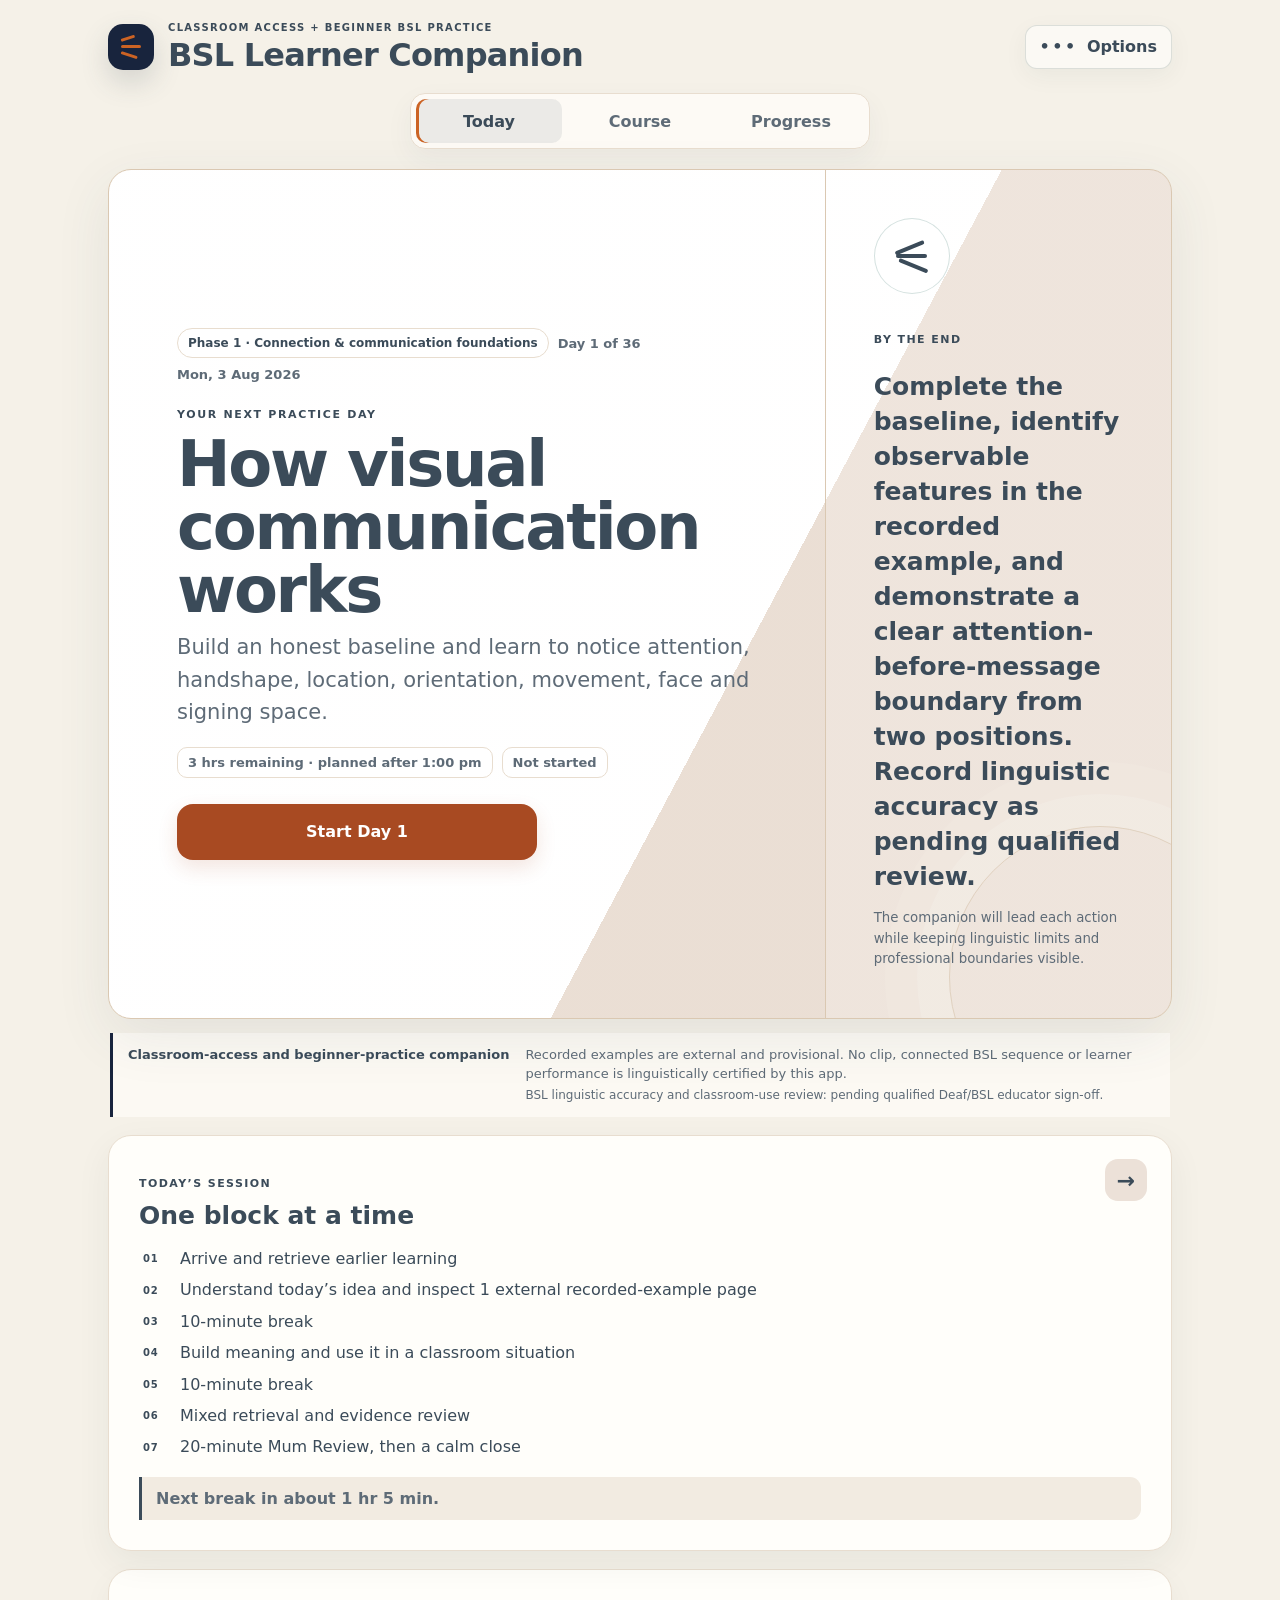
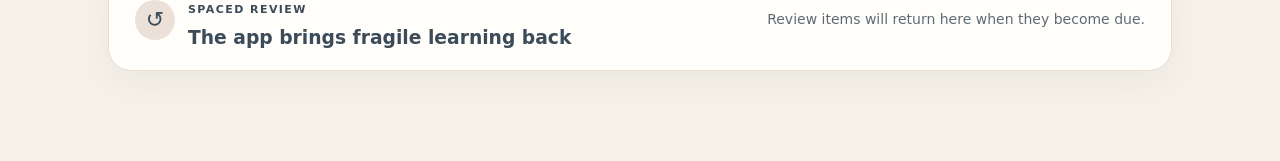
<file: index.html>
<!doctype html>
<html lang="en">
  <head>
    <meta charset="UTF-8" />
    <meta
      name="viewport"
      content="width=device-width,initial-scale=1,viewport-fit=cover"
    />
    <meta name="theme-color" content="#F5F1E8" />
    <meta
      name="description"
      content="A calm 36-day classroom-access and beginner BSL practice companion."
    />
    <title>BSL Learner Companion</title>
    <link rel="stylesheet" href="style.css?v=15" />
  </head>
  <body>
    <a class="skipLink" href="#main">Skip to learning</a>
    <header class="top shell">
      <div class="brand">
        <span class="brandMark" aria-hidden="true"><i></i><i></i><i></i></span>
        <span class="brandWords">
          <small>Classroom access + beginner BSL practice</small>
          <h1>BSL Learner Companion</h1>
        </span>
      </div>
      <details class="courseMenu">
        <summary aria-label="Options">
          <span class="menuDots" aria-hidden="true">•••</span>
          <span class="optionsLabel">Options</span>
        </summary>
        <div class="menuPanel">
          <button class="btn secondary" id="moveDayBtn" type="button">
            Move today’s lesson forward
          </button>
          <button class="btn ghost" id="undoShift" type="button">
            Undo last date shift
          </button>
          <button class="btn ghost" id="printBtn" type="button">
            Print lesson practice guide
          </button>
          <button class="btn danger" id="resetBtn" type="button">
            Reset all progress
          </button>
        </div>
      </details>
    </header>

    <main class="shell main" id="main">
      <nav class="primaryNav" id="primaryNav" aria-label="Primary">
        <button class="primaryNavButton active" type="button" data-view="today" aria-current="page">Today</button>
        <button class="primaryNavButton" type="button" data-view="course">Course</button>
        <button class="primaryNavButton" type="button" data-view="progress">Progress</button>
      </nav>
      <section class="storageWarning" id="storageWarning" role="status" hidden>
        <strong>Progress is not saving in this browser.</strong>
        <span>Keep this tab open while learning, then allow site storage before closing it.</span>
      </section>
      <div class="home" id="home">
        <section class="appView active" id="todayView" data-view-panel="today">
          <section class="next card" aria-labelledby="homeTitle">
            <div class="nextInner">
              <div class="nextCopy">
                <div class="lessonTag">
                  <span class="phase" id="homePhase"></span><span id="homeDay"></span
                  ><span id="homeDate"></span>
                </div>
                <p class="heroKicker">YOUR NEXT PRACTICE DAY</p>
                <h2 id="homeTitle"></h2>
                <p class="homePurpose" id="homeFocus"></p>
                <div class="homeMeta">
                  <span id="homeTime"></span><span id="homeSaved"></span>
                </div>
                <button class="btn primaryAction" id="beginBtn" type="button">
                  Start lesson
                </button>
              </div>
              <div class="lessonCompass" aria-label="Today’s learning destination">
                <div class="compassMark" aria-hidden="true">
                  <span></span><span></span><span></span>
                </div>
                <p class="eyebrow">BY THE END</p>
                <p id="homeOutcome"></p>
                <small>The companion will lead each action while keeping linguistic limits and professional boundaries visible.</small>
              </div>
            </div>
          </section>

          <section class="scopeNotice" aria-label="Practice scope">
            <strong>Classroom-access and beginner-practice companion</strong>
            <span>Recorded examples are external and provisional. No clip, connected BSL sequence or learner performance is linguistically certified by this app.</span>
            <small>BSL linguistic accuracy and classroom-use review: pending qualified Deaf/BSL educator sign-off.</small>
          </section>

          <section class="contentUpdate" id="contentUpdate" hidden aria-live="polite">
            <div>
              <strong>Your earlier evidence is safe.</strong>
              <span>Completion dates and notes remain. Pre-review partner observations and retired item records are preserved in the migration archive, not attached to rewritten prompts. Any unfinished lesson restarts at Arrive.</span>
            </div>
            <button class="miniBtn" id="dismissUpdate" type="button">Understood</button>
          </section>

          <section class="homeGrid single">
            <article class="card pathCard">
              <div class="cardIcon pathIcon" aria-hidden="true">→</div>
              <p class="eyebrow">TODAY’S SESSION</p>
              <h3>One block at a time</h3>
              <ol id="todayPath"></ol>
              <p class="nextBreak" id="homeNextBreak"></p>
            </article>
          </section>

          <section class="reviewStrip card" aria-labelledby="reviewHeading">
            <div>
              <span class="reviewGlyph" aria-hidden="true">↺</span>
              <div><p class="eyebrow">SPACED REVIEW</p>
              <h3 id="reviewHeading">The app brings fragile learning back</h3></div>
            </div>
            <div id="reviewSummary"></div>
          </section>
        </section>

        <section class="appView" id="courseView" data-view-panel="course" hidden>
          <section class="courseSection" aria-labelledby="courseHeading">
            <div class="sectionHead">
              <div>
                <p class="eyebrow">THE WIDER JOURNEY</p>
                <h2 id="courseHeading">36 calm, cumulative practice days</h2>
                <p>Six phases of six days. Every sixth day retrieves, integrates and simulates the phase.</p>
              </div>
            </div>
            <div class="journey" id="journey"></div>
          </section>
        </section>

        <section class="appView" id="progressView" data-view-panel="progress" hidden>
          <header class="viewHeader">
            <p class="eyebrow">MEANINGFUL EVIDENCE</p>
            <h2>Progress without false precision</h2>
            <p>Recorded-example attempts, classroom access, repair and Mum’s observation stay separate. None is a linguistic accuracy score.</p>
          </header>
          <section class="progressLayout">
            <article class="card progressCard">
              <div class="cardIcon progressIcon" aria-hidden="true">◒</div>
              <p class="eyebrow">COURSE POSITION</p>
              <p class="progressSentence">
                <strong id="doneCount">0</strong> complete ·
                <strong id="remainCount">36</strong> remaining
              </p>
              <div class="bar" role="progressbar" aria-valuemin="0" aria-valuemax="36" aria-valuenow="0"><span id="progressBar"></span></div>
              <p class="quiet">No streaks, penalties or invented mastery score.</p>
            </article>
            <article class="card capabilityCard">
              <p class="eyebrow">DEVELOPING ABILITIES</p>
              <div id="abilitySummary"></div>
            </article>
            <article class="card capabilityCard">
              <p class="eyebrow">DUE FOR REVIEW</p>
              <div id="dueReviewList"></div>
            </article>
            <article class="card capabilityCard">
              <p class="eyebrow">NEXT MILESTONE</p>
              <div id="nextMilestone"></div>
            </article>
          </section>
          <section class="card schoolNote">
            <p class="eyebrow">OPTIONAL SCHOOL-CONFIRMED NOTE</p>
            <label for="schoolVariantNote">Record a brief non-identifying note confirmed with the support team</label>
            <textarea id="schoolVariantNote" maxlength="240" placeholder="Example: School version confirmed with support team."></textarea>
            <small>Do not enter the child’s name, health information, support plan or school details.</small>
          </section>
          <p class="legacyEvidence" id="legacyEvidence" hidden></p>
        </section>
      </div>

      <div class="session" id="session">
        <div class="sessionTop">
          <div class="sessionIdentity">
            <div class="stageLabel" id="sessionPhase"></div>
            <h2 id="sessionTitle"></h2>
            <p id="sessionFocus"></p>
          </div>
          <div class="sessionMeta">
            <span id="sessionStepCount">Block 1 of 11</span>
            <span id="sessionTime"></span>
            <span id="sessionNextBreak"></span>
          </div>
          <button class="btn exitLesson" id="exitBtn" type="button">
            Save and leave lesson
          </button>
        </div>
        <div class="sessionWorkspace">
          <aside class="lessonGuide">
            <p class="eyebrow">TODAY’S ROUTE</p>
            <nav class="stageRail" id="stageRail" aria-label="Lesson steps"></nav>
            <div class="guideNote">
              <span aria-hidden="true">◎</span>
              <p><strong>Stay with this step.</strong> The next one will open when the meaningful attempt is complete.</p>
            </div>
          </aside>
          <article
            class="card stageCard"
            id="stageCard"
            tabindex="-1"
          ></article>
        </div>
      </div>
    </main>
    <section class="printLesson" id="printLesson"></section>
    <div class="toast" id="toast" aria-live="polite"></div>
    <script src="course.js?v=15"></script>
    <script src="knowledge.js?v=15"></script>
    <script src="app.js?v=15"></script>
  </body>
</html>
</file>
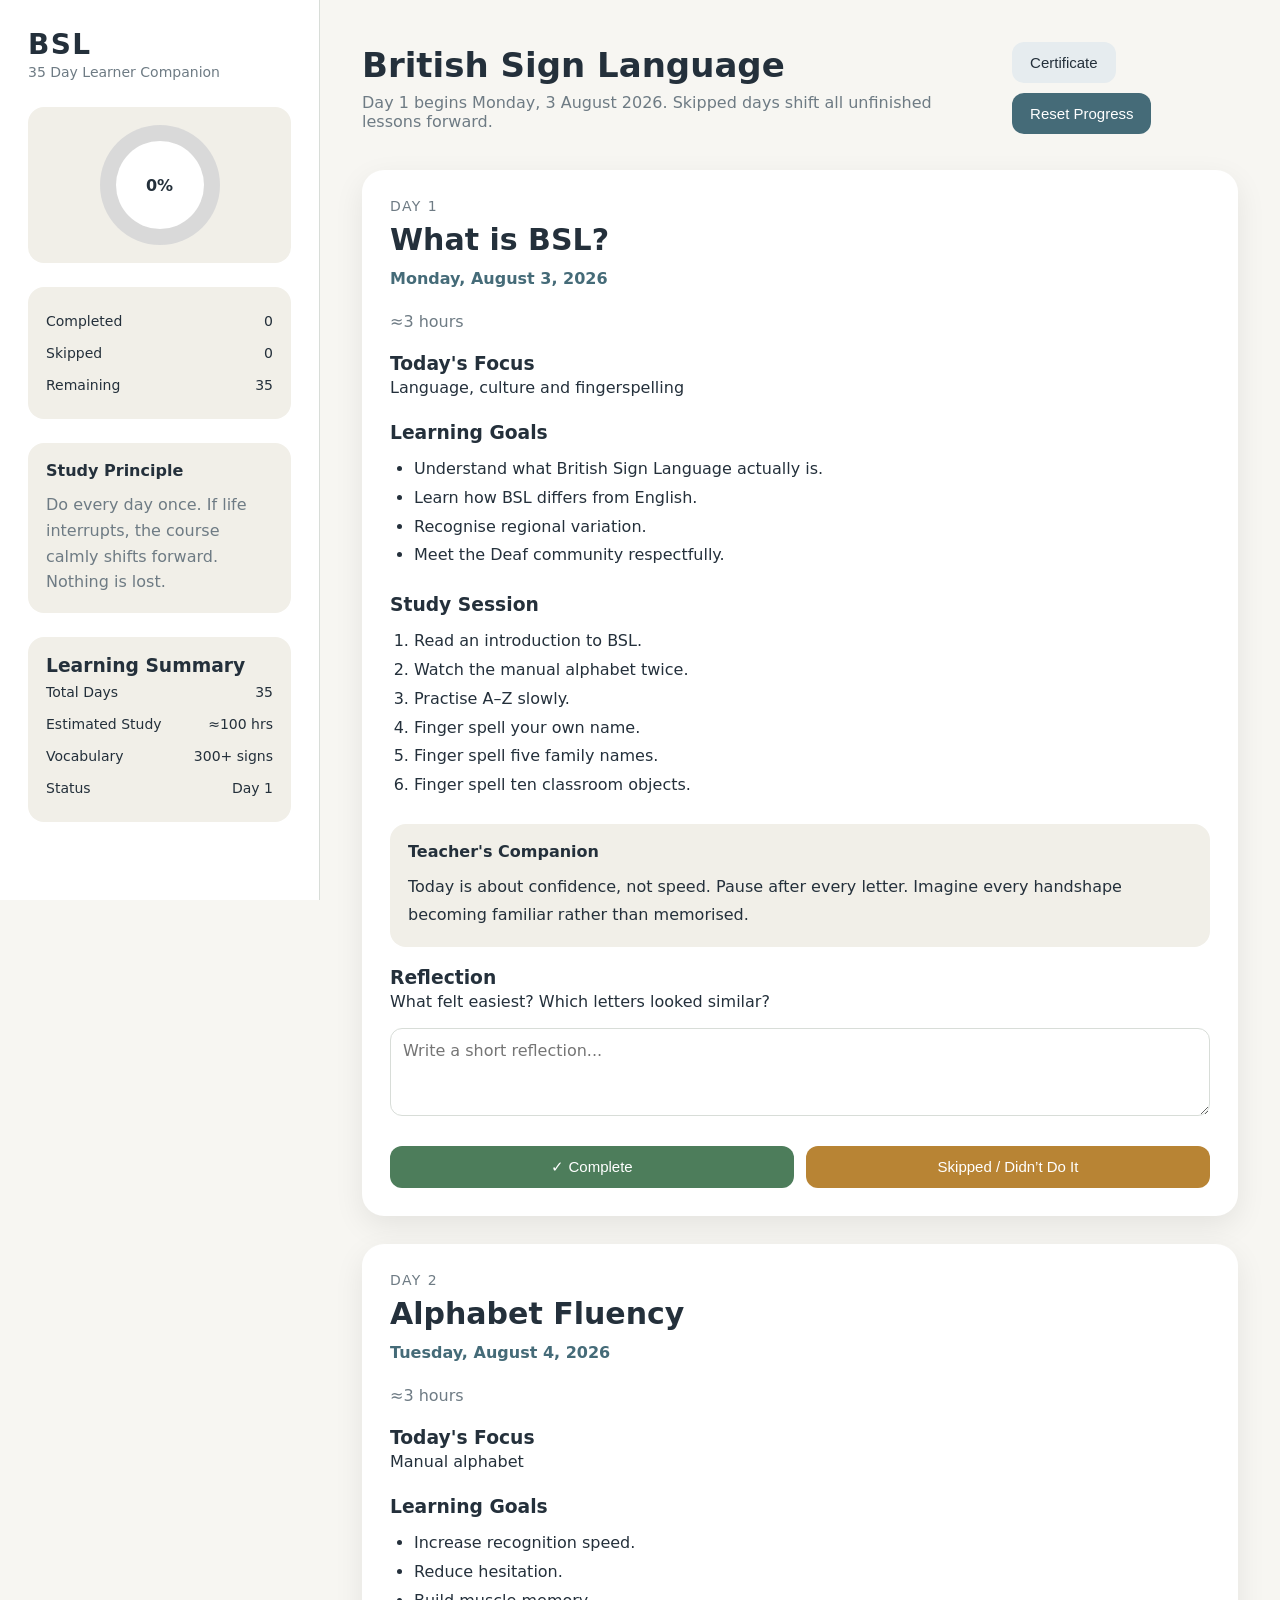
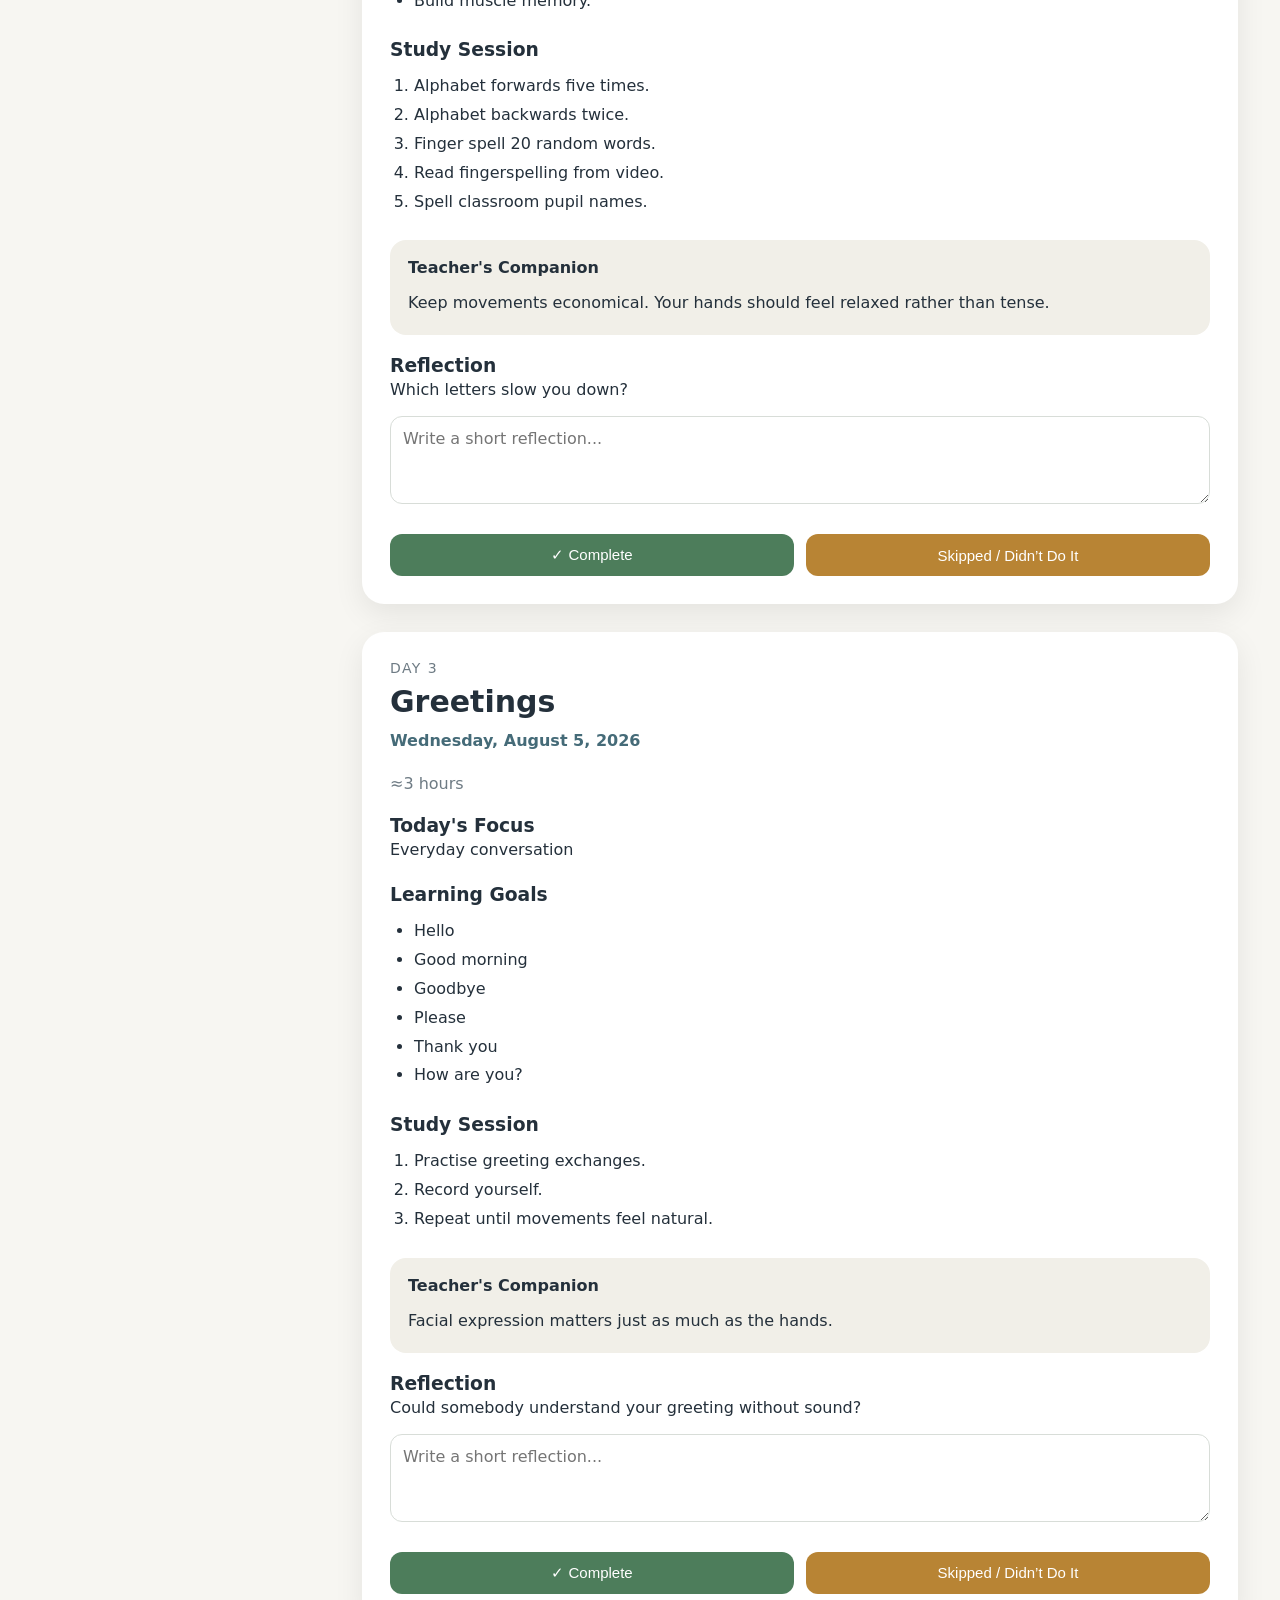
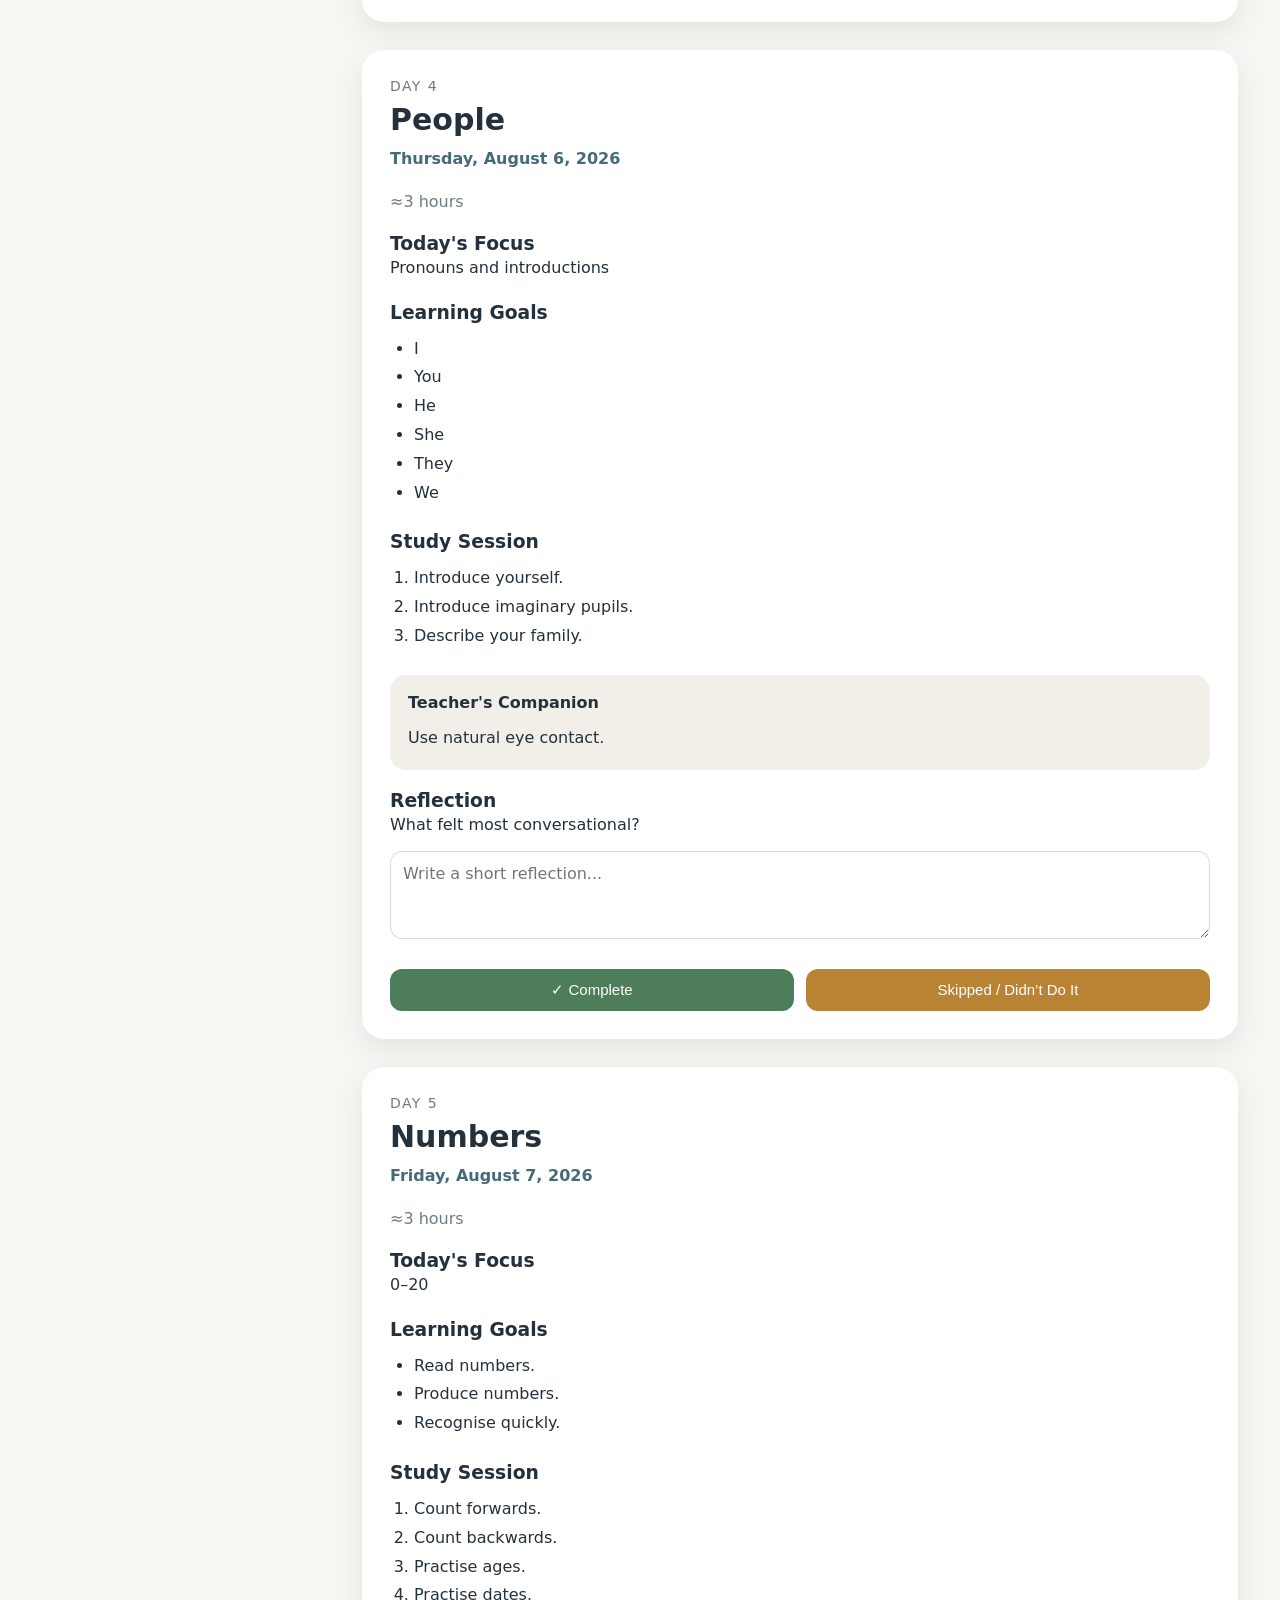
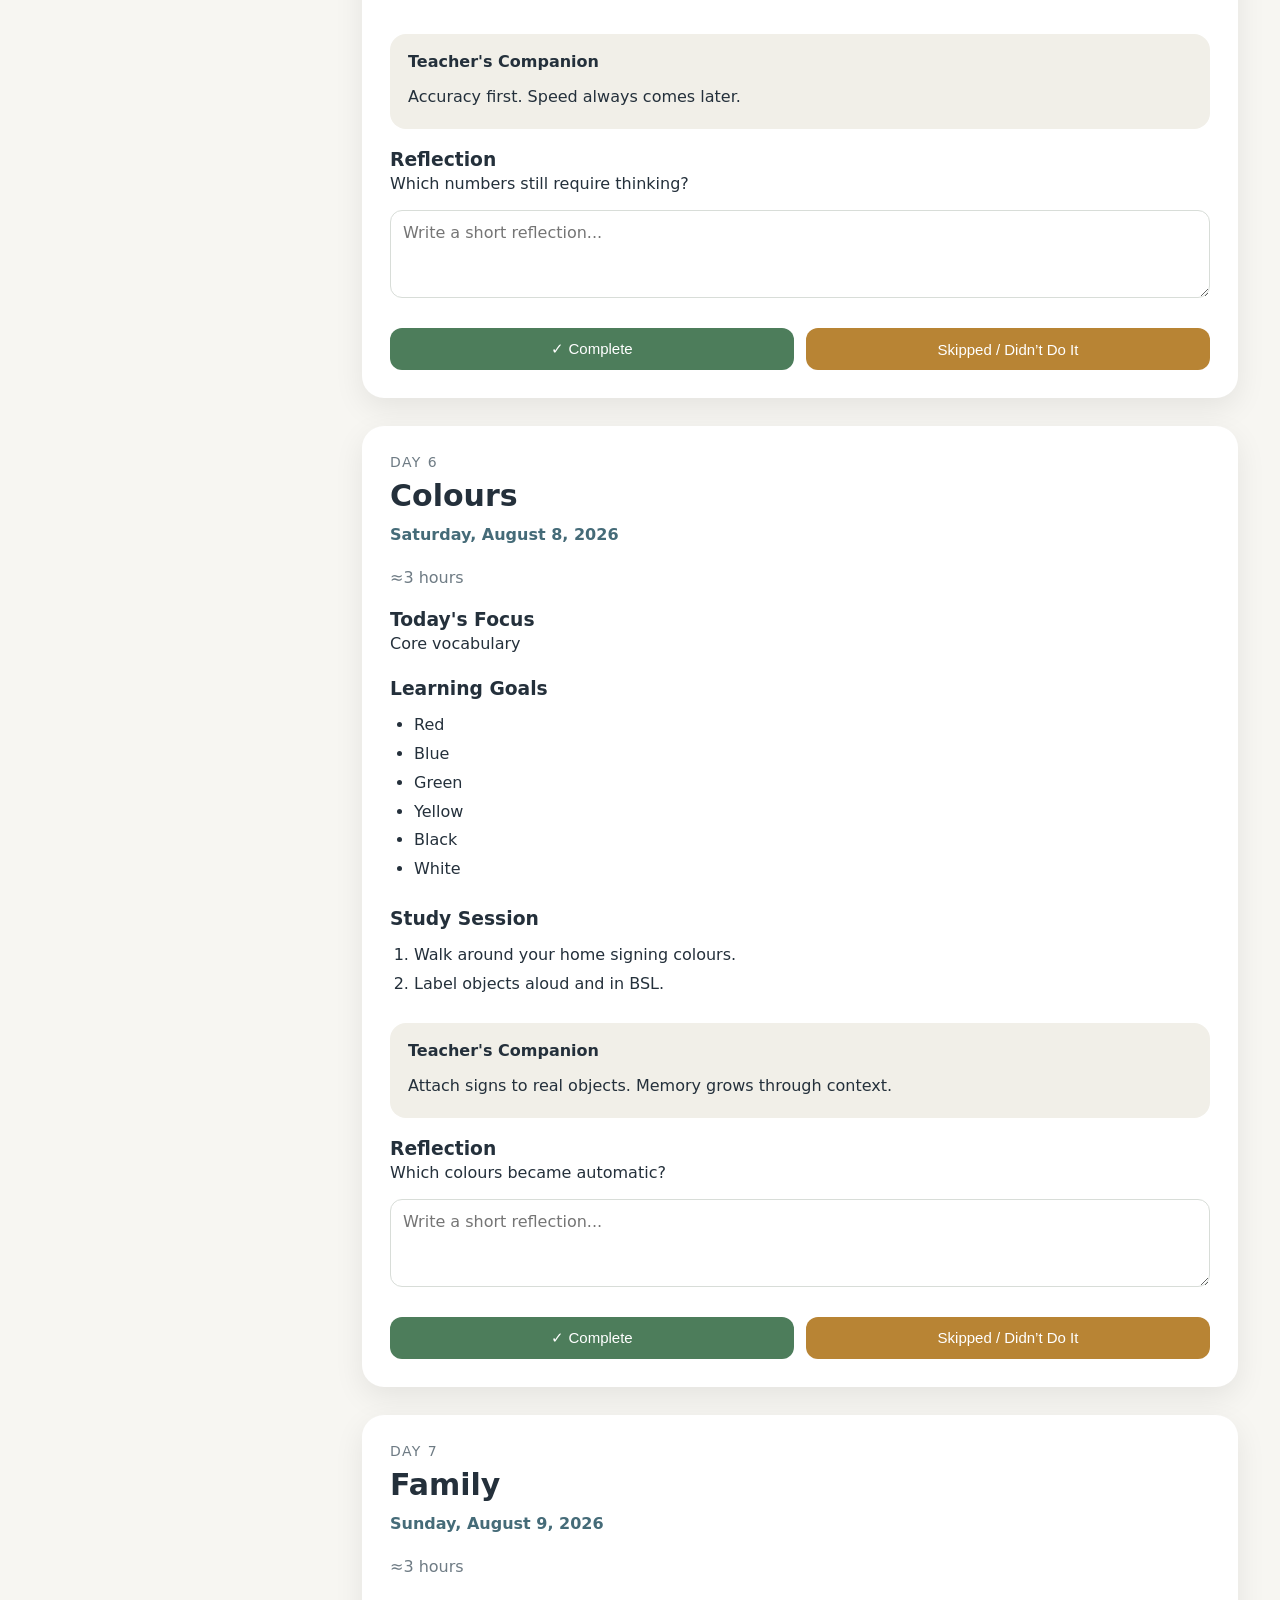
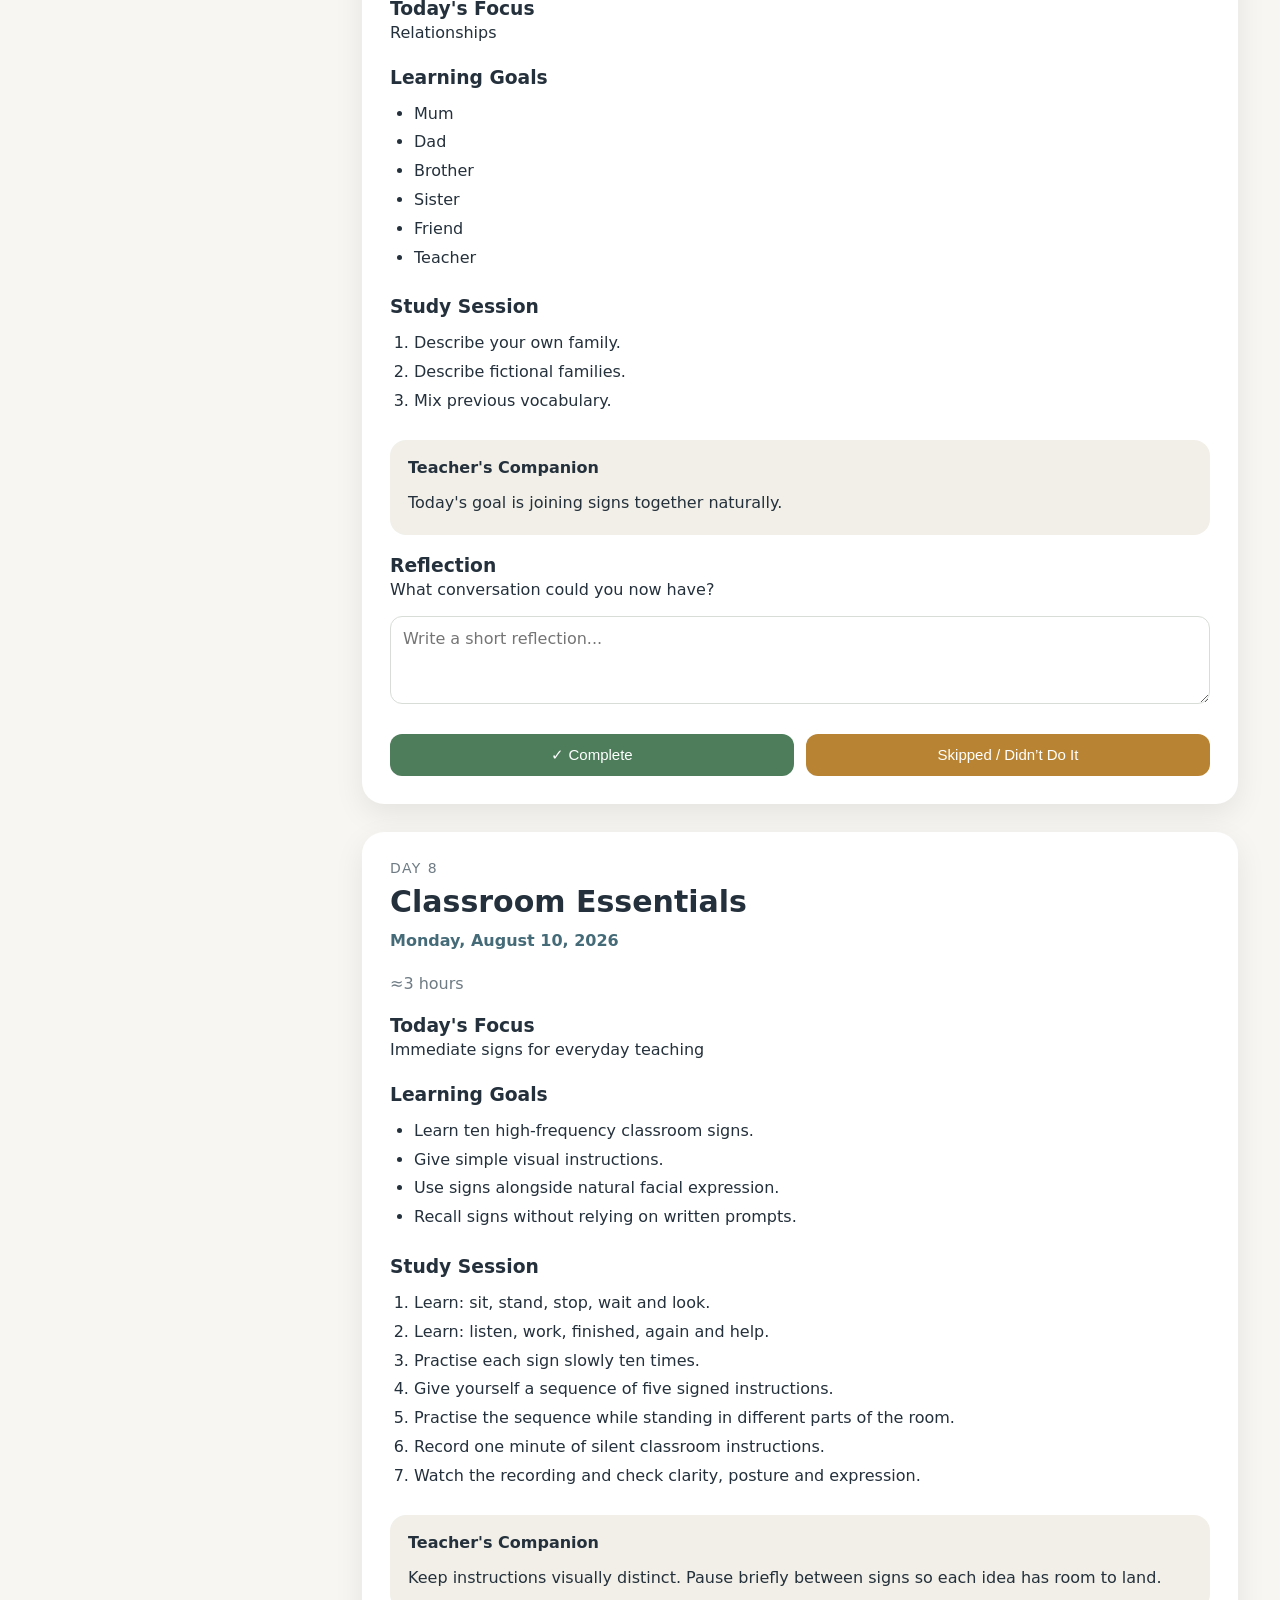
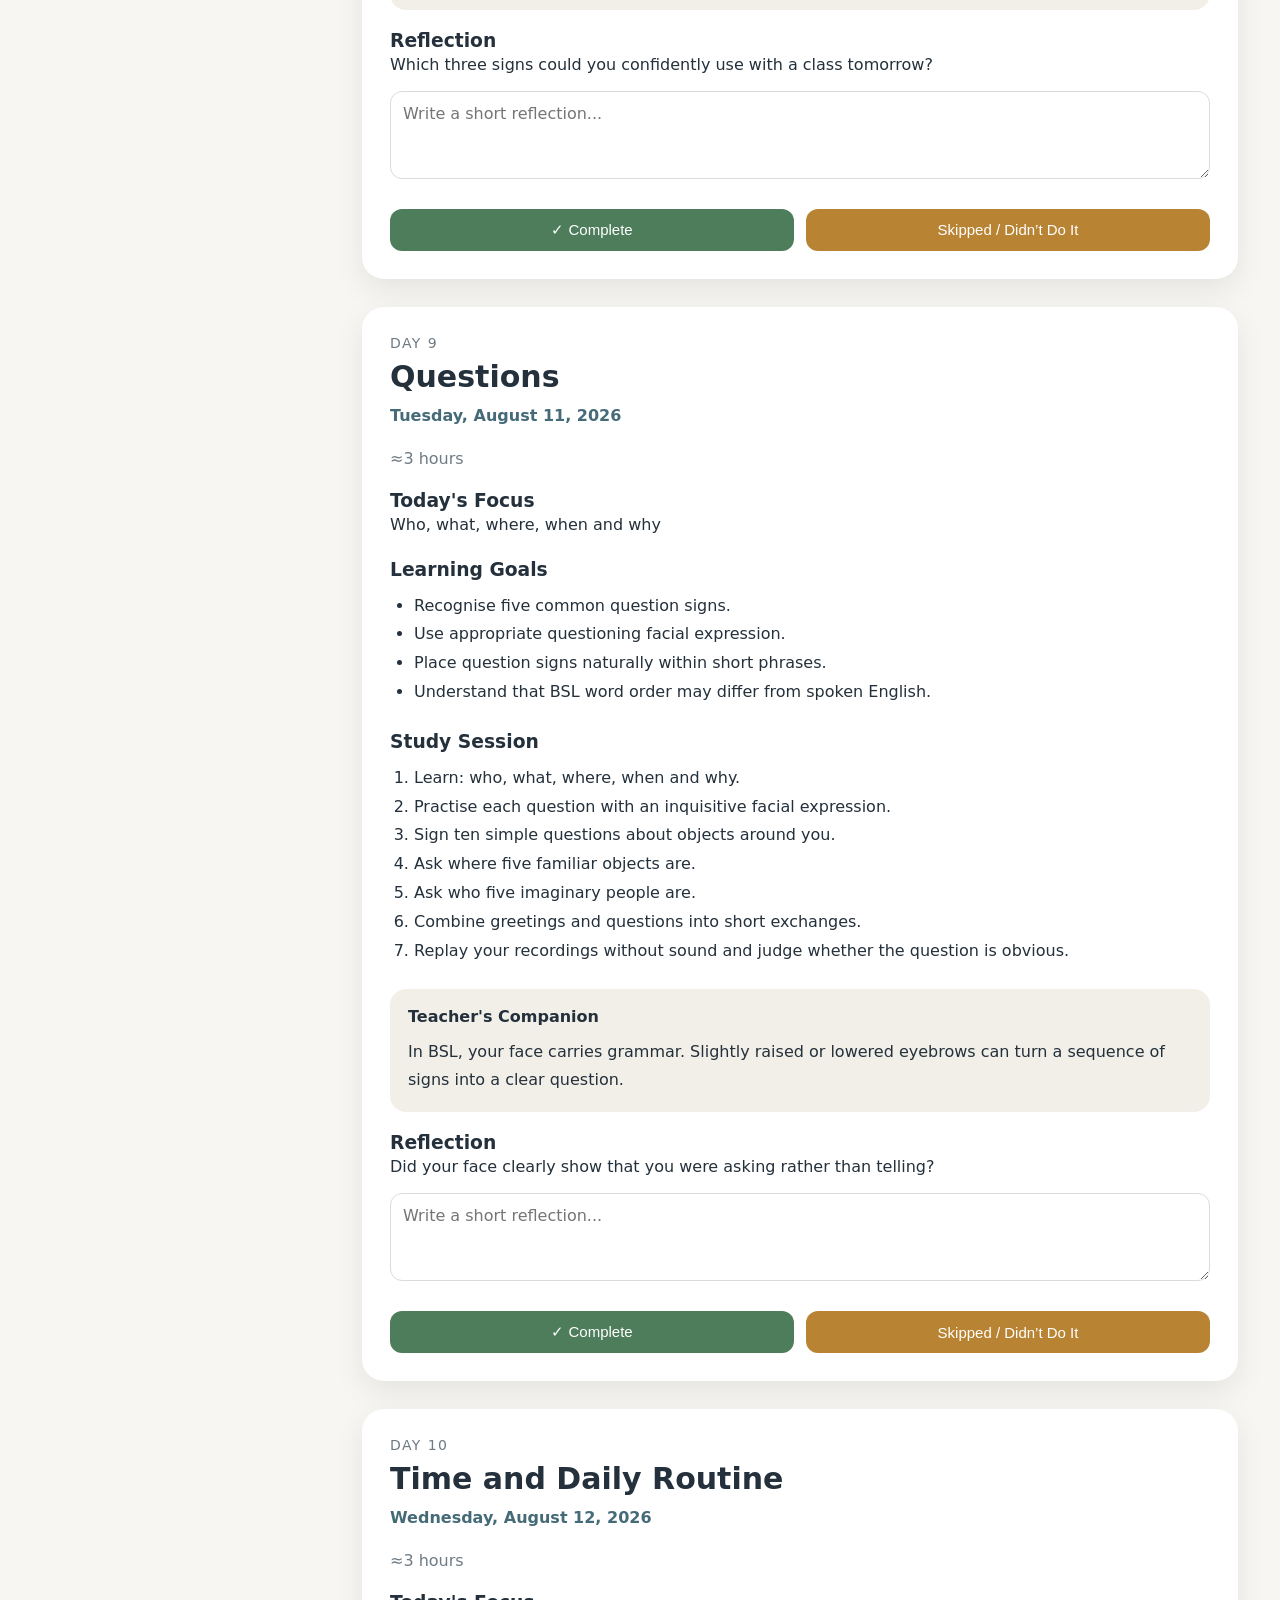
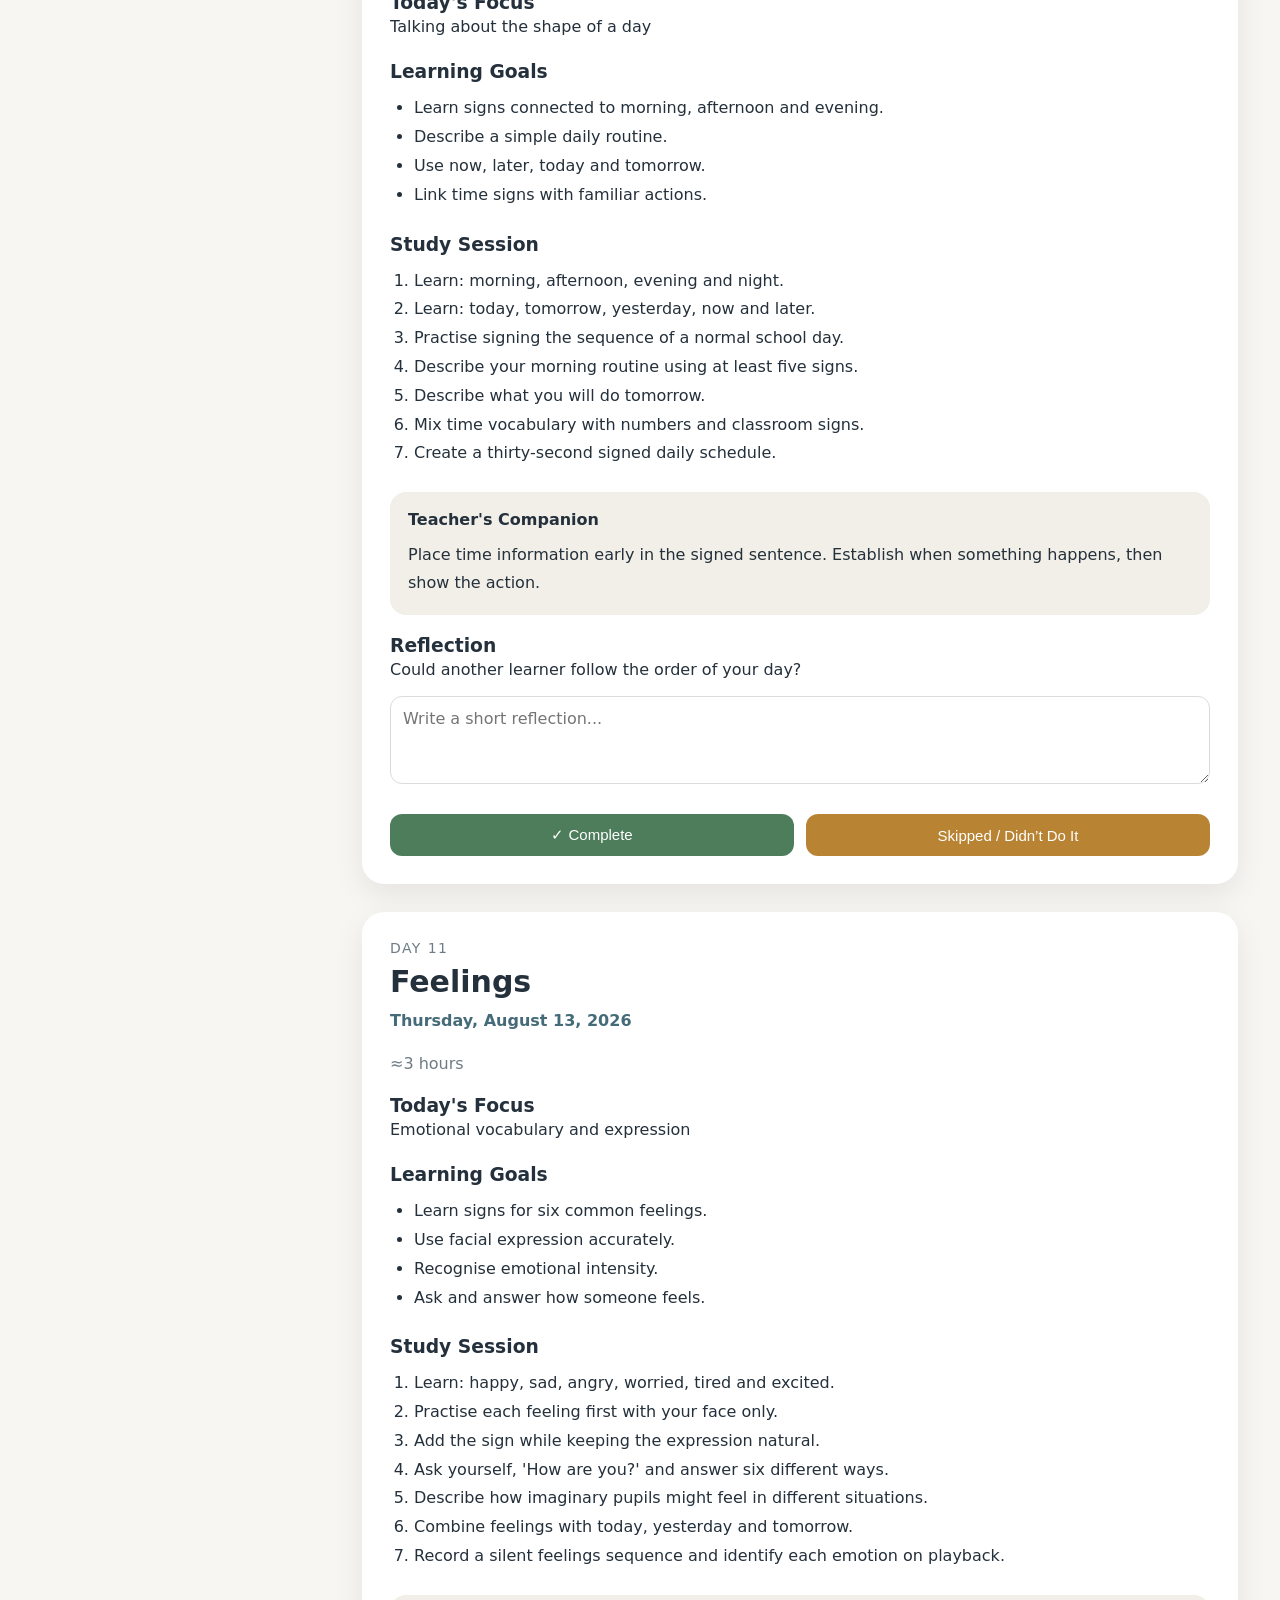
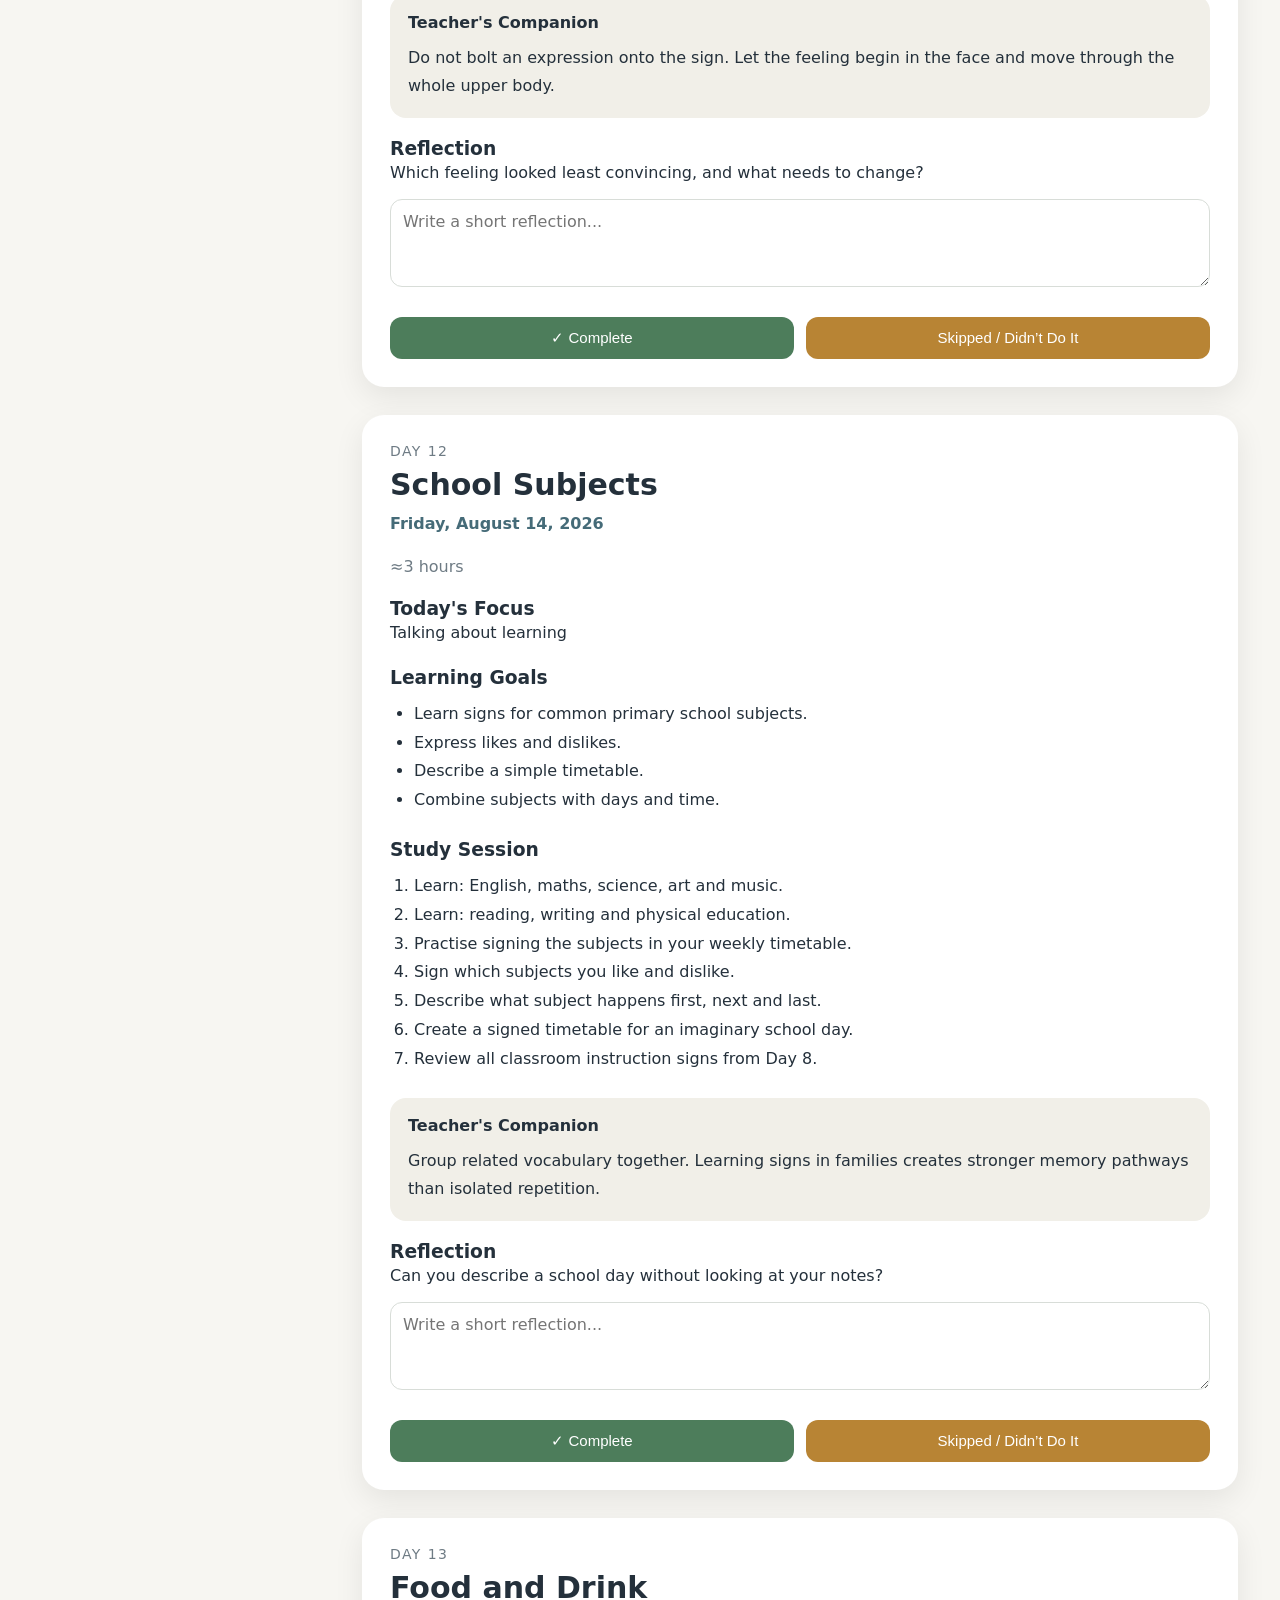
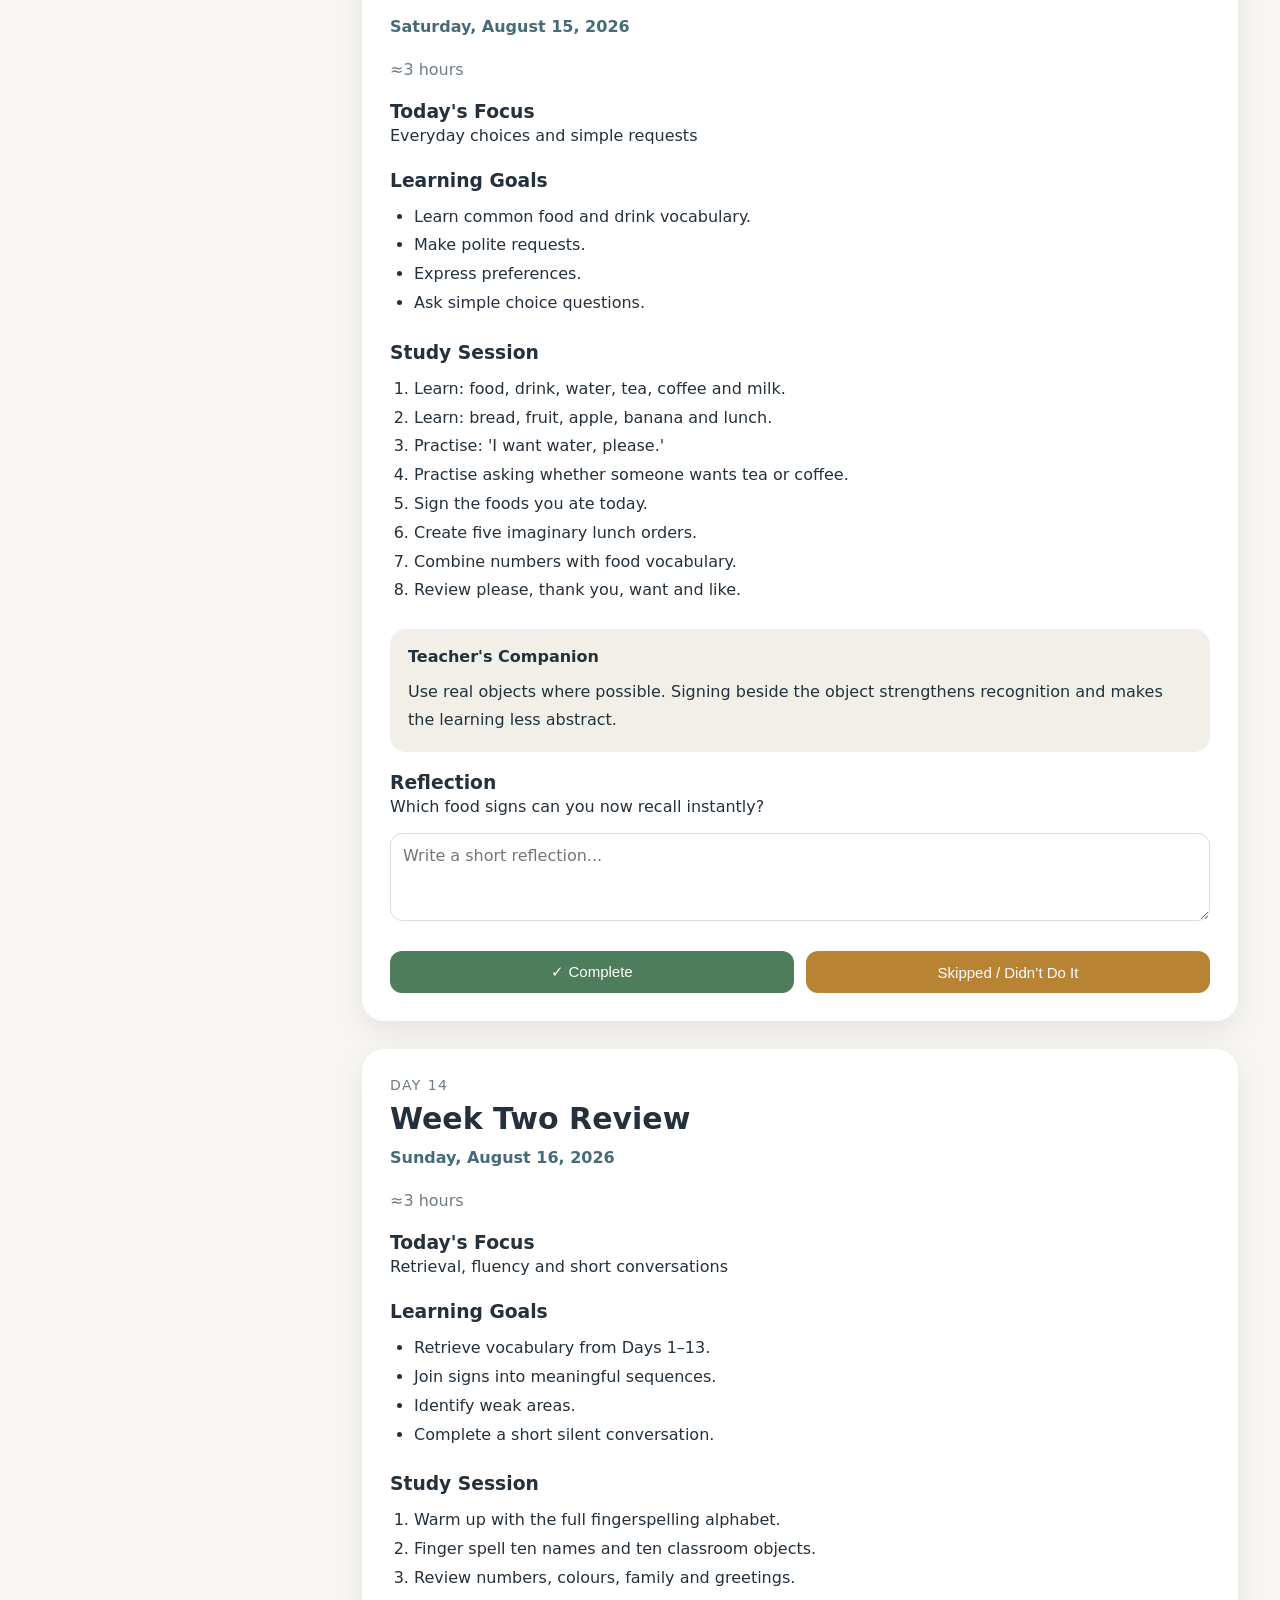
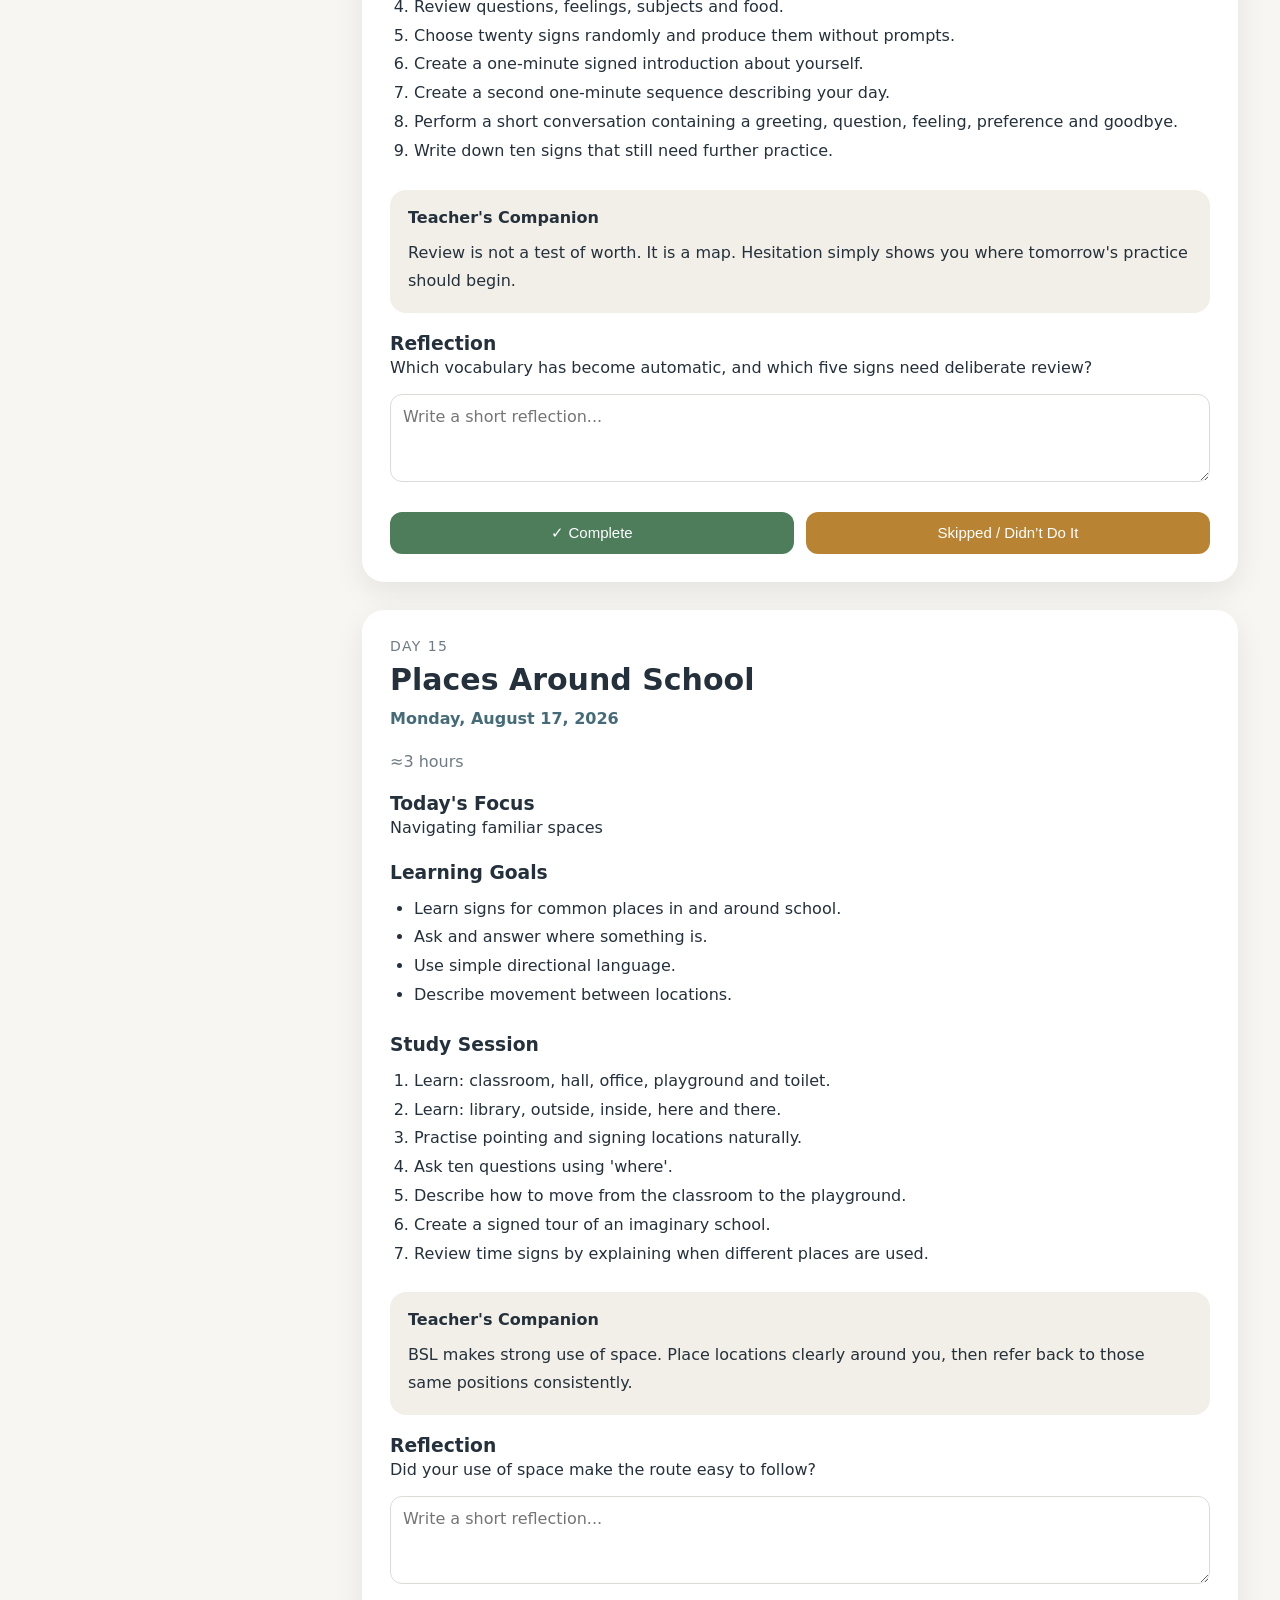
<file: BSL_Learner_Companion_START_MONDAY_3_AUG_2026.html>
<!DOCTYPE html>
<html lang="en">
<head>
<meta charset="UTF-8">
<meta name="viewport" content="width=device-width,initial-scale=1">
<title>BSL Learner Companion</title>
<style>
:root{
  --bg:#f7f6f2;
  --paper:#ffffff;
  --paper2:#f1efe8;
  --ink:#24303b;
  --muted:#6e7b84;
  --accent:#456b78;
  --accentLight:#dfe9ed;
  --success:#4d7d5b;
  --warning:#b88434;
  --border:#d8ddd8;
  --radius:18px;
  --shadow:0 10px 30px rgba(0,0,0,.08);
  font-family:system-ui,-apple-system,BlinkMacSystemFont,"Segoe UI",sans-serif;
}
*{box-sizing:border-box;margin:0;padding:0}
body{
  background:var(--bg);
  color:var(--ink);
  display:grid;
  grid-template-columns:320px 1fr;
  min-height:100vh;
}
aside{
  background:var(--paper);
  border-right:1px solid var(--border);
  padding:28px;
  display:flex;
  flex-direction:column;
  gap:24px;
  position:sticky;
  top:0;
  height:100vh;
  overflow:auto;
}
.logo{font-size:28px;font-weight:700;letter-spacing:.05em}
.subtitle{font-size:14px;color:var(--muted);line-height:1.6}
.card{background:var(--paper2);padding:18px;border-radius:16px}
.progressRing{
  width:120px;height:120px;border-radius:50%;
  display:grid;place-items:center;margin:auto;
  background:conic-gradient(var(--accent) 0deg,#d9d9d9 0deg);
}
.progressInner{
  width:88px;height:88px;background:white;border-radius:50%;
  display:grid;place-items:center;font-weight:700;
}
.stat{display:flex;justify-content:space-between;padding:8px 0;font-size:14px}
main{padding:42px;overflow:auto}
header{
  display:flex;justify-content:space-between;align-items:center;
  margin-bottom:36px;gap:20px;
}
h1{font-size:34px;font-weight:700}
button{
  padding:12px 18px;border:none;border-radius:12px;
  background:var(--accent);color:white;cursor:pointer;font-size:15px;
}
button.secondary{background:#e6ecef;color:var(--ink)}
button.success{background:var(--success)}
button.warning{background:var(--warning)}
button:disabled{opacity:.45;cursor:not-allowed}
.studyCard{
  background:white;border-radius:22px;box-shadow:var(--shadow);
  padding:28px;margin-bottom:28px;
}
.studyCard.is-complete{outline:2px solid rgba(77,125,91,.35)}
.studyCard.is-skipped{outline:2px solid rgba(184,132,52,.35)}
.dayNumber{
  font-size:14px;text-transform:uppercase;letter-spacing:.1em;
  color:var(--muted);margin-bottom:8px;
}
.dayTitle{font-size:30px;font-weight:700;margin-bottom:12px}
.dateLabel{color:var(--accent);font-weight:600;margin-bottom:24px}
.meta{color:var(--muted);margin-bottom:22px}
.studyCard h3{margin-top:20px}
.studyCard ul,.studyCard ol{margin:12px 0 24px 24px;line-height:1.8}
.studyCard p{line-height:1.75}
.statusBar{display:flex;gap:12px;margin-top:26px;flex-wrap:wrap}
.statusBtn{flex:1;min-width:150px}
.note{
  width:100%;min-height:88px;border:1px solid var(--border);
  border-radius:12px;padding:12px;font:inherit;margin-top:12px;resize:vertical;
}
.statusPill{
  display:inline-block;padding:6px 10px;border-radius:999px;
  background:var(--accentLight);font-size:13px;margin-bottom:16px;
}
.topActions{display:flex;gap:10px;flex-wrap:wrap}
@media(max-width:900px){
  body{grid-template-columns:1fr}
  aside{position:relative;height:auto;border-right:none;border-bottom:1px solid var(--border)}
  main{padding:22px}
  header{align-items:flex-start;flex-direction:column}
}
</style>
</head>
<body>
<aside>
  <div>
    <div class="logo">BSL</div>
    <div class="subtitle">35 Day Learner Companion</div>
  </div>

  <div class="card">
    <div class="progressRing">
      <div class="progressInner"><span id="percentLabel">0%</span></div>
    </div>
  </div>

  <div class="card">
    <div class="stat"><span>Completed</span><span id="completeCount">0</span></div>
    <div class="stat"><span>Skipped</span><span id="skipCount">0</span></div>
    <div class="stat"><span>Remaining</span><span id="remainingCount">35</span></div>
  </div>

  <div class="card">
    <strong>Study Principle</strong>
    <p style="margin-top:12px;line-height:1.6;color:var(--muted)">
      Do every day once. If life interrupts, the course calmly shifts forward. Nothing is lost.
    </p>
  </div>

  <div class="card">
    <h3>Learning Summary</h3>
    <div class="stat"><span>Total Days</span><span>35</span></div>
    <div class="stat"><span>Estimated Study</span><span>≈100 hrs</span></div>
    <div class="stat"><span>Vocabulary</span><span>300+ signs</span></div>
    <div class="stat"><span>Status</span><span id="statusText">In Progress</span></div>
  </div>
</aside>

<main>
<header>
  <div>
    <h1>British Sign Language</h1>
    <div style="margin-top:8px;color:var(--muted)">
      Day 1 begins Monday, 3 August 2026. Skipped days shift all unfinished lessons forward.
    </div>
  </div>
  <div class="topActions">
    <button id="certificateButton" class="secondary">Certificate</button>
    <button id="resetProgress">Reset Progress</button>
  </div>
</header>

<section id="lessonContainer"></section>
</main>

<script>
const STORAGE_KEY="bslLearnerCompanionMonday3August2026";

function courseStartDate(){
  const d=new Date(2026,7,3);
  d.setHours(0,0,0,0);
  return d;
}
function formatDate(d){
  return d.toLocaleDateString(undefined,{weekday:"long",day:"numeric",month:"long",year:"numeric"});
}
function loadState(){
  const saved=localStorage.getItem(STORAGE_KEY);
  if(saved){
    try{
      const parsed=JSON.parse(saved);
      return {
        startDate:parsed.startDate || courseStartDate().toISOString(),
        statuses:parsed.statuses || {},
        notes:parsed.notes || {}
      };
    }catch(e){}
  }
  return {startDate:courseStartDate().toISOString(),statuses:{},notes:{}};
}
let state=loadState();
function save(){localStorage.setItem(STORAGE_KEY,JSON.stringify(state));}

const course=[
{title:"What is BSL?",focus:"Language, culture and fingerspelling",time:"≈3 hours",objectives:["Understand what British Sign Language actually is.","Learn how BSL differs from English.","Recognise regional variation.","Meet the Deaf community respectfully."],study:["Read an introduction to BSL.","Watch the manual alphabet twice.","Practise A–Z slowly.","Finger spell your own name.","Finger spell five family names.","Finger spell ten classroom objects."],teacher:"Today is about confidence, not speed. Pause after every letter. Imagine every handshape becoming familiar rather than memorised.",reflection:"What felt easiest? Which letters looked similar?"},
{title:"Alphabet Fluency",focus:"Manual alphabet",time:"≈3 hours",objectives:["Increase recognition speed.","Reduce hesitation.","Build muscle memory."],study:["Alphabet forwards five times.","Alphabet backwards twice.","Finger spell 20 random words.","Read fingerspelling from video.","Spell classroom pupil names."],teacher:"Keep movements economical. Your hands should feel relaxed rather than tense.",reflection:"Which letters slow you down?"},
{title:"Greetings",focus:"Everyday conversation",time:"≈3 hours",objectives:["Hello","Good morning","Goodbye","Please","Thank you","How are you?"],study:["Practise greeting exchanges.","Record yourself.","Repeat until movements feel natural."],teacher:"Facial expression matters just as much as the hands.",reflection:"Could somebody understand your greeting without sound?"},
{title:"People",focus:"Pronouns and introductions",time:"≈3 hours",objectives:["I","You","He","She","They","We"],study:["Introduce yourself.","Introduce imaginary pupils.","Describe your family."],teacher:"Use natural eye contact.",reflection:"What felt most conversational?"},
{title:"Numbers",focus:"0–20",time:"≈3 hours",objectives:["Read numbers.","Produce numbers.","Recognise quickly."],study:["Count forwards.","Count backwards.","Practise ages.","Practise dates."],teacher:"Accuracy first. Speed always comes later.",reflection:"Which numbers still require thinking?"},
{title:"Colours",focus:"Core vocabulary",time:"≈3 hours",objectives:["Red","Blue","Green","Yellow","Black","White"],study:["Walk around your home signing colours.","Label objects aloud and in BSL."],teacher:"Attach signs to real objects. Memory grows through context.",reflection:"Which colours became automatic?"},
{title:"Family",focus:"Relationships",time:"≈3 hours",objectives:["Mum","Dad","Brother","Sister","Friend","Teacher"],study:["Describe your own family.","Describe fictional families.","Mix previous vocabulary."],teacher:"Today's goal is joining signs together naturally.",reflection:"What conversation could you now have?"},
{title:"Classroom Essentials",focus:"Immediate signs for everyday teaching",time:"≈3 hours",objectives:["Learn ten high-frequency classroom signs.","Give simple visual instructions.","Use signs alongside natural facial expression.","Recall signs without relying on written prompts."],study:["Learn: sit, stand, stop, wait and look.","Learn: listen, work, finished, again and help.","Practise each sign slowly ten times.","Give yourself a sequence of five signed instructions.","Practise the sequence while standing in different parts of the room.","Record one minute of silent classroom instructions.","Watch the recording and check clarity, posture and expression."],teacher:"Keep instructions visually distinct. Pause briefly between signs so each idea has room to land.",reflection:"Which three signs could you confidently use with a class tomorrow?"},
{title:"Questions",focus:"Who, what, where, when and why",time:"≈3 hours",objectives:["Recognise five common question signs.","Use appropriate questioning facial expression.","Place question signs naturally within short phrases.","Understand that BSL word order may differ from spoken English."],study:["Learn: who, what, where, when and why.","Practise each question with an inquisitive facial expression.","Sign ten simple questions about objects around you.","Ask where five familiar objects are.","Ask who five imaginary people are.","Combine greetings and questions into short exchanges.","Replay your recordings without sound and judge whether the question is obvious."],teacher:"In BSL, your face carries grammar. Slightly raised or lowered eyebrows can turn a sequence of signs into a clear question.",reflection:"Did your face clearly show that you were asking rather than telling?"},
{title:"Time and Daily Routine",focus:"Talking about the shape of a day",time:"≈3 hours",objectives:["Learn signs connected to morning, afternoon and evening.","Describe a simple daily routine.","Use now, later, today and tomorrow.","Link time signs with familiar actions."],study:["Learn: morning, afternoon, evening and night.","Learn: today, tomorrow, yesterday, now and later.","Practise signing the sequence of a normal school day.","Describe your morning routine using at least five signs.","Describe what you will do tomorrow.","Mix time vocabulary with numbers and classroom signs.","Create a thirty-second signed daily schedule."],teacher:"Place time information early in the signed sentence. Establish when something happens, then show the action.",reflection:"Could another learner follow the order of your day?"},
{title:"Feelings",focus:"Emotional vocabulary and expression",time:"≈3 hours",objectives:["Learn signs for six common feelings.","Use facial expression accurately.","Recognise emotional intensity.","Ask and answer how someone feels."],study:["Learn: happy, sad, angry, worried, tired and excited.","Practise each feeling first with your face only.","Add the sign while keeping the expression natural.","Ask yourself, 'How are you?' and answer six different ways.","Describe how imaginary pupils might feel in different situations.","Combine feelings with today, yesterday and tomorrow.","Record a silent feelings sequence and identify each emotion on playback."],teacher:"Do not bolt an expression onto the sign. Let the feeling begin in the face and move through the whole upper body.",reflection:"Which feeling looked least convincing, and what needs to change?"},
{title:"School Subjects",focus:"Talking about learning",time:"≈3 hours",objectives:["Learn signs for common primary school subjects.","Express likes and dislikes.","Describe a simple timetable.","Combine subjects with days and time."],study:["Learn: English, maths, science, art and music.","Learn: reading, writing and physical education.","Practise signing the subjects in your weekly timetable.","Sign which subjects you like and dislike.","Describe what subject happens first, next and last.","Create a signed timetable for an imaginary school day.","Review all classroom instruction signs from Day 8."],teacher:"Group related vocabulary together. Learning signs in families creates stronger memory pathways than isolated repetition.",reflection:"Can you describe a school day without looking at your notes?"},
{title:"Food and Drink",focus:"Everyday choices and simple requests",time:"≈3 hours",objectives:["Learn common food and drink vocabulary.","Make polite requests.","Express preferences.","Ask simple choice questions."],study:["Learn: food, drink, water, tea, coffee and milk.","Learn: bread, fruit, apple, banana and lunch.","Practise: 'I want water, please.'","Practise asking whether someone wants tea or coffee.","Sign the foods you ate today.","Create five imaginary lunch orders.","Combine numbers with food vocabulary.","Review please, thank you, want and like."],teacher:"Use real objects where possible. Signing beside the object strengthens recognition and makes the learning less abstract.",reflection:"Which food signs can you now recall instantly?"},
{title:"Week Two Review",focus:"Retrieval, fluency and short conversations",time:"≈3 hours",objectives:["Retrieve vocabulary from Days 1–13.","Join signs into meaningful sequences.","Identify weak areas.","Complete a short silent conversation."],study:["Warm up with the full fingerspelling alphabet.","Finger spell ten names and ten classroom objects.","Review numbers, colours, family and greetings.","Review questions, feelings, subjects and food.","Choose twenty signs randomly and produce them without prompts.","Create a one-minute signed introduction about yourself.","Create a second one-minute sequence describing your day.","Perform a short conversation containing a greeting, question, feeling, preference and goodbye.","Write down ten signs that still need further practice."],teacher:"Review is not a test of worth. It is a map. Hesitation simply shows you where tomorrow's practice should begin.",reflection:"Which vocabulary has become automatic, and which five signs need deliberate review?"},
{title:"Places Around School",focus:"Navigating familiar spaces",time:"≈3 hours",objectives:["Learn signs for common places in and around school.","Ask and answer where something is.","Use simple directional language.","Describe movement between locations."],study:["Learn: classroom, hall, office, playground and toilet.","Learn: library, outside, inside, here and there.","Practise pointing and signing locations naturally.","Ask ten questions using 'where'.","Describe how to move from the classroom to the playground.","Create a signed tour of an imaginary school.","Review time signs by explaining when different places are used."],teacher:"BSL makes strong use of space. Place locations clearly around you, then refer back to those same positions consistently.",reflection:"Did your use of space make the route easy to follow?"},
{title:"Directions and Position",focus:"Giving clear spatial instructions",time:"≈3 hours",objectives:["Learn basic directional signs.","Describe where objects are placed.","Follow and give short signed directions.","Use consistent spatial referencing."],study:["Learn: left, right, straight, up and down.","Learn: near, far, front, behind and next to.","Place five objects around the room.","Describe each object's position.","Give yourself a route using three directional signs.","Practise directing an imaginary pupil around the classroom.","Record a short set of directions and check whether each movement is clear."],teacher:"Choose a viewpoint and keep it stable. Changing perspective halfway through can make an otherwise accurate description confusing.",reflection:"Which position signs were easiest to confuse?"},
{title:"Weather",focus:"Talking about the world outside",time:"≈3 hours",objectives:["Learn common weather vocabulary.","Describe today's weather.","Compare different days.","Combine weather with feelings and clothing."],study:["Learn: weather, sun, rain, wind, cloud and snow.","Learn: hot, cold, warm and wet.","Look outside and describe the weather in BSL.","Describe yesterday's weather and tomorrow's likely weather.","Match five feelings to different weather conditions.","Create a thirty-second signed weather forecast.","Review colours by describing the sky and clothing."],teacher:"Let the movement quality echo the weather. Rain, wind and heavy cloud should not all feel physically identical.",reflection:"Could someone recognise the weather before you finished the sequence?"},
{title:"Clothes",focus:"Describing what people wear",time:"≈3 hours",objectives:["Learn common clothing signs.","Describe colour and clothing together.","Use possession and person references.","Ask simple questions about clothing."],study:["Learn: shirt, trousers, jumper, coat, shoes and hat.","Learn: wear, mine, yours and whose.","Describe what you are wearing.","Describe three imaginary people using colours and clothing.","Ask and answer 'Whose coat?' and similar questions.","Create a lost-property conversation.","Review family and people signs while describing different outfits."],teacher:"Set the person in space first, then describe their clothing. This gives the viewer a clear visual anchor.",reflection:"Could you describe someone clearly enough for another person to identify them?"},
{title:"Actions",focus:"High-frequency verbs",time:"≈3 hours",objectives:["Learn common action signs.","Combine actions with people and places.","Build short event sequences.","Use movement direction clearly."],study:["Learn: go, come, sit, stand, walk and run.","Learn: read, write, eat, drink and sleep.","Create ten two-sign combinations.","Describe your morning using at least six actions.","Describe what pupils do during a school day.","Act out a silent sequence, then add the signs.","Review time vocabulary by placing each action in the day."],teacher:"Think in visual events rather than English sentences. See the action first, then sign the clearest version of that event.",reflection:"Which action signs flowed together naturally?"},
{title:"Likes, Dislikes and Choices",focus:"Expressing preference",time:"≈3 hours",objectives:["Use like, dislike, want and prefer.","Ask simple preference questions.","Give choices clearly.","Respond with short reasons."],study:["Learn: like, dislike, love, want, prefer and choose.","Practise asking about food, colours and school subjects.","Give yourself pairs of choices and answer quickly.","Create ten sentences about your preferences.","Ask an imaginary pupil what they want.","Add simple reasons using good, bad, easy and difficult.","Record a short conversation about favourite subjects."],teacher:"Preference signs become clearer when your facial expression matches the strength of the opinion.",reflection:"Did your expression distinguish between like, love and dislike?"},
{title:"Week Three Review",focus:"Accuracy, recall and connected signing",time:"≈3 hours",objectives:["Review vocabulary from Days 15–20.","Strengthen weak signs from earlier weeks.","Use space more confidently.","Complete a longer signed sequence."],study:["Review all school place signs.","Review directions and positions.","Review weather, clothes and actions.","Review likes, dislikes and choices.","Choose thirty signs and retrieve them without notes.","Create a signed route through a school.","Describe today's weather and what you are wearing.","Perform a two-minute sequence about your normal day.","Watch your recording once for handshape and once for facial expression.","List five signs to revisit tomorrow."],teacher:"Fluency grows from clean repetition, not rushed repetition. Slow down wherever clarity begins to fray.",reflection:"What has improved most since Day 14: recall, expression, space or confidence?"},
{title:"Describing People",focus:"Appearance, character and identity",time:"≈3 hours",objectives:["Learn signs for common physical descriptions.","Describe personality using simple vocabulary.","Use space to compare two people.","Build clear person-first descriptions."],study:["Learn: tall, short, young, old, hair and glasses.","Learn: kind, funny, quiet, confident and shy.","Choose five people you know and describe them silently.","Place two imaginary people on opposite sides of your signing space.","Compare their height, age, clothing and personality.","Describe a fictional new pupil to a colleague.","Review family, clothing, colours and feelings vocabulary."],teacher:"Establish the person first, then layer detail onto them. A clear visual anchor keeps the description from becoming a cloud of disconnected signs.",reflection:"Could another signer tell which details belonged to which person?"},
{title:"Classroom Problems",focus:"Explaining when something is wrong",time:"≈3 hours",objectives:["Learn signs for common classroom difficulties.","Ask for clarification or support.","Respond calmly to simple problems.","Use repair phrases instead of abandoning the conversation."],study:["Learn: understand, don't understand, know and don't know.","Learn: lost, broken, wrong, problem and need.","Practise signing 'Again, please' and 'Show me'.","Create five situations where a pupil needs help.","Practise responding with wait, help, look and together.","Role-play a missing pencil, unclear instruction and broken object.","Review question signs and classroom essentials."],teacher:"Repair phrases are communication tools, not signs of failure. Knowing how to recover keeps a conversation alive.",reflection:"Which repair phrase would be most useful in your classroom?"},
{title:"Safety and Wellbeing",focus:"Simple safeguarding and care language",time:"≈3 hours",objectives:["Learn high-frequency signs connected to safety.","Ask whether someone is okay.","Understand simple statements of need.","Respond with calm, clear visual language."],study:["Learn: safe, danger, hurt, pain and ill.","Learn: okay, calm, stop, wait and adult.","Practise asking 'You okay?' with appropriate expression.","Create five short wellbeing check-ins.","Practise showing where something hurts using body placement.","Role-play asking for an adult or a quiet space.","Review feelings and classroom problem vocabulary."],teacher:"Keep safety language direct and uncluttered. In urgent moments, clear signs and steady eye contact matter more than perfect sentence structure.",reflection:"Which signs must become automatic before you use them in a real situation?"},
{title:"Past, Present and Future",focus:"Building a simple timeline",time:"≈3 hours",objectives:["Use time markers to place events clearly.","Describe something that already happened.","Explain what is happening now.","Describe a simple future plan."],study:["Review: yesterday, today, tomorrow, before, now and later.","Learn: last week, next week and future.","Create a physical timeline across your signing space.","Describe three things you did yesterday.","Describe what you are doing today.","Describe three plans for tomorrow or next week.","Combine weather, school subjects and actions across the timeline."],teacher:"Set the time before the action. Once the viewer knows when an event belongs, the rest of the sequence becomes easier to follow.",reflection:"Did your timeline remain spatially consistent?"},
{title:"Conversation Flow",focus:"Starting, maintaining and ending interaction",time:"≈3 hours",objectives:["Open a conversation naturally.","Use visual turn-taking.","Show that you are following.","Close a conversation clearly."],study:["Review greetings, names and how-are-you questions.","Learn conversational responses such as yes, no, maybe and really.","Practise nodding, pausing and maintaining eye contact.","Create a thirty-second exchange about the day.","Create a second exchange about food or school subjects.","Practise interrupting politely by gaining visual attention first.","End each exchange with thank you, see you or goodbye."],teacher:"Good signing is not only production. It is visible listening. Your face, gaze and pauses tell the other person that their message has landed.",reflection:"Did the conversation feel shared, or did it feel like two separate performances?"},
{title:"Classroom Mini-Lesson",focus:"Using BSL while teaching",time:"≈3 hours",objectives:["Plan a short visually supported teaching sequence.","Use signs alongside objects and demonstration.","Give instructions in a logical order.","Check understanding without relying on speech."],study:["Choose a simple classroom task such as sorting colours or counting objects.","Select ten signs needed for the lesson.","Plan an opening, demonstration, pupil task and finish.","Practise the lesson once slowly with written prompts.","Practise again using only objects and signs.","Add checking questions such as 'Understand?' and 'Again?'.","Record the full two-minute mini-lesson.","Review whether your signs, gaze and object placement stayed visible."],teacher:"Do not sign while looking down at resources. Arrange the task so your hands, face and objects can all be seen without visual competition.",reflection:"What one change would make your teaching sequence easier to follow?"},
{title:"Week Four Review",focus:"Functional communication and classroom readiness",time:"≈3 hours",objectives:["Retrieve vocabulary from Days 22–27.","Use repair and safety language confidently.","Maintain a short signed conversation.","Teach a simple task using visual structure."],study:["Review describing people and personality.","Review classroom problems and repair phrases.","Review safety and wellbeing vocabulary.","Review past, present and future time markers.","Choose forty signs and retrieve them without notes.","Perform a two-minute conversation containing a problem and repair.","Repeat the classroom mini-lesson from Day 27.","Watch the recording without sound and judge clarity.","Choose ten signs for focused revision during the final week."],teacher:"At this stage, depth matters more than collecting more vocabulary. Strengthen the signs that make real interaction possible.",reflection:"Which skill now feels most usable: conversation, classroom instruction, description or support?"},
{title:"Real Conversations",focus:"Natural interaction",time:"≈3 hours",objectives:["Combine everything learnt so far.","Reduce hesitation.","Maintain eye contact.","Hold a simple conversation for 2–3 minutes."],study:["Introduce yourself.","Ask someone's name.","Ask how they are.","Talk about today's weather.","Discuss favourite school subjects.","Talk about family.","Close naturally.","Repeat three times with increasing fluency."],teacher:"Forget perfection. Today is about communication. If the message arrives, the conversation succeeds.",reflection:"What moment felt genuinely conversational?"},
{title:"Working with Children",focus:"Primary classroom communication",time:"≈3 hours",objectives:["Deliver simple classroom routines.","Support understanding.","Use encouraging language.","Build confidence."],study:["Practise entering the classroom.","Give five classroom instructions.","Praise pupils.","Redirect behaviour positively.","Ask checking questions.","Finish with a goodbye routine."],teacher:"Children respond best to calm consistency. Keep movements deliberate and reassuring.",reflection:"Would your signs reduce anxiety for a deaf pupil?"},
{title:"Fluency Day",focus:"Removing hesitation",time:"≈3 hours",objectives:["Increase automatic recall.","Reduce stopping.","Develop rhythm.","Think visually."],study:["Review the complete alphabet.","Random vocabulary retrieval.","One-minute silent signing.","Repeat without notes.","Repeat while standing.","Repeat at conversational speed."],teacher:"Fluency isn't speed. It's the absence of searching.",reflection:"When did your hands begin moving before your inner voice?"},
{title:"Independent Practice",focus:"Your own interests",time:"≈3 hours",objectives:["Apply BSL personally.","Develop curiosity.","Practise sustained signing.","Identify future goals."],study:["Choose a favourite topic.","Find new vocabulary.","Build a two-minute presentation.","Record yourself.","Watch critically.","Repeat after corrections."],teacher:"This is where learning becomes ownership.",reflection:"What would you like to learn next?"},
{title:"Master Review",focus:"Whole course consolidation",time:"≈3½ hours",objectives:["Review every topic.","Strengthen weak vocabulary.","Celebrate progress.","Prepare for continued learning."],study:["Alphabet.","Numbers.","Greetings.","People.","Questions.","Classroom.","Feelings.","Weather.","Food.","Directions.","Conversation.","Review weakest twenty signs.","Repeat favourite conversations."],teacher:"You are no longer collecting isolated signs. You are building another language.",reflection:"What surprised you most over the last month?"},
{title:"Assessment Day",focus:"Self-assessment",time:"≈3 hours",objectives:["Measure current ability.","Reflect honestly.","Plan next steps.","Record evidence."],study:["Complete a five-minute recording.","Watch once for handshape.","Watch once for expression.","Watch once for clarity.","Write strengths.","Write priorities.","Set three goals."],teacher:"Assessment is simply another practice session viewed from a different angle.",reflection:"What single improvement would make the biggest difference?"},
{title:"Celebration",focus:"Course Complete",time:"≈1 hour",objectives:["Celebrate consistency.","Recognise growth.","Plan lifelong learning.","Enjoy the achievement."],study:["Read back through your reflections.","Watch your Day 1 recording.","Watch today's recording.","Notice your improvement.","Download your certificate.","Choose your next learning goal."],teacher:"Thirty-five days is only the beginning. Languages are gardens. Keep returning and they continue growing.",reflection:"What kind of signer do you want to become over the next year?"}
];

function getCounts(){
  const values=Object.values(state.statuses);
  return {
    completed:values.filter(v=>v==="complete").length,
    skipped:values.filter(v=>v==="skipped").length
  };
}
function lessonDate(index){
  const start=new Date(state.startDate);
  let shift=0;
  for(let i=0;i<index;i++){
    if(state.statuses[i]==="skipped") shift++;
  }
  start.setDate(start.getDate()+index+shift);
  return start;
}
function setStatus(index,status){
  if(state.statuses[index]===status) delete state.statuses[index];
  else state.statuses[index]=status;
  save();
  renderCourse();
  refreshDashboard();
}
function saveNote(index,value){
  state.notes[index]=value;
  save();
}
function renderCourse(){
  const container=document.getElementById("lessonContainer");
  container.innerHTML="";
  course.forEach((lesson,index)=>{
    const status=state.statuses[index] || "";
    const article=document.createElement("article");
    article.className="studyCard"+(status==="complete"?" is-complete":status==="skipped"?" is-skipped":"");
    article.innerHTML=`
      <div class="dayNumber">Day ${index+1}</div>
      <div class="dayTitle">${lesson.title}</div>
      <div class="dateLabel">${formatDate(lessonDate(index))}</div>
      <div class="meta">${lesson.time}</div>
      ${status?`<div class="statusPill">${status==="complete"?"Completed":"Skipped and shifted"}</div>`:""}
      <h3>Today's Focus</h3>
      <p>${lesson.focus}</p>
      <h3>Learning Goals</h3>
      <ul>${lesson.objectives.map(o=>`<li>${o}</li>`).join("")}</ul>
      <h3>Study Session</h3>
      <ol>${lesson.study.map(o=>`<li>${o}</li>`).join("")}</ol>
      <div class="card">
        <strong>Teacher's Companion</strong>
        <p style="margin-top:12px">${lesson.teacher}</p>
      </div>
      <h3>Reflection</h3>
      <p>${lesson.reflection}</p>
      <textarea class="note" placeholder="Write a short reflection..." data-note="${index}">${state.notes[index]||""}</textarea>
      <div class="statusBar">
        <button class="statusBtn success" data-status="complete" data-index="${index}">${status==="complete"?"Undo Complete":"✓ Complete"}</button>
        <button class="statusBtn warning" data-status="skipped" data-index="${index}">${status==="skipped"?"Undo Skip":"Skipped / Didn’t Do It"}</button>
      </div>
    `;
    container.appendChild(article);
  });
  container.querySelectorAll("[data-status]").forEach(btn=>{
    btn.addEventListener("click",()=>setStatus(Number(btn.dataset.index),btn.dataset.status));
  });
  container.querySelectorAll("[data-note]").forEach(area=>{
    area.addEventListener("input",()=>saveNote(Number(area.dataset.note),area.value));
  });
}
function refreshDashboard(){
  const {completed,skipped}=getCounts();
  const percent=Math.round((completed/course.length)*100);
  document.getElementById("completeCount").textContent=completed;
  document.getElementById("skipCount").textContent=skipped;
  document.getElementById("remainingCount").textContent=Math.max(0,course.length-completed);
  document.getElementById("percentLabel").textContent=percent+"%";
  document.querySelector(".progressRing").style.background=
    `conic-gradient(var(--accent) ${percent*3.6}deg,#d9d9d9 0deg)`;
  document.getElementById("statusText").textContent=
    completed>=course.length ? "Completed 🌿" : `Day ${Math.min(course.length,completed+1)}`;
}
function downloadCertificate(){
  const {completed}=getCounts();
  const percent=Math.round((completed/course.length)*100);
  const win=window.open("","_blank");
  win.document.write(`<!DOCTYPE html><html><head><title>BSL Certificate</title><style>
  body{font-family:Georgia,serif;background:#f6f4ef;display:flex;justify-content:center;align-items:center;min-height:100vh;margin:0}
  .cert{width:900px;max-width:90vw;padding:70px;background:white;border:8px solid #456b78;text-align:center}
  h1{font-size:54px;margin-bottom:25px}.name{font-size:42px;margin:40px 0}.small{font-size:22px;line-height:1.7}
  </style></head><body><div class="cert"><h1>British Sign Language<br>Learner Companion</h1>
  <div class="small">Certificate of Completion</div><div class="name">Congratulations!</div>
  <div class="small">You completed the 35 Day Independent Learning Companion.<br><br>
  Completion: ${percent}%<br><br>${new Date().toLocaleDateString()}</div></div></body></html>`);
  win.document.close();
}
document.getElementById("certificateButton").addEventListener("click",downloadCertificate);
document.getElementById("resetProgress").addEventListener("click",()=>{
  if(confirm("Reset all progress, skipped days and notes?")){
    localStorage.removeItem(STORAGE_KEY);
    state=loadState();
    renderCourse();
    refreshDashboard();
  }
});
renderCourse();
refreshDashboard();
save();
</script>
</body>
</html>
</file>
<file: style.css>
:root {
  --indigo: #18243D;
  --indigo-deep: #111A2D;
  --indigo-soft: #52627A;
  --canvas: #F5F1E8;
  --palette-red: #AF2E1B;
  --palette-orange: #CC6324;
  --palette-slate: #3B4B59;
  --palette-sand: #BFA07A;
  --palette-blush: #D9C3B0;
  --ink: var(--palette-slate);
  --muted: color-mix(in srgb, var(--palette-slate) 82%, white);
  --paper: #FBF9F4;
  --wash: color-mix(in srgb, var(--canvas) 88%, var(--palette-blush));
  --line: color-mix(in srgb, var(--palette-sand) 36%, white);
  --deep: var(--indigo);
  --teal: var(--palette-slate);
  --mint: color-mix(in srgb, var(--palette-blush) 50%, white);
  --warm: color-mix(in srgb, var(--palette-sand) 38%, white);
  --warm-line: var(--palette-sand);
  --ok: var(--palette-slate);
  --warn: var(--palette-orange);
  --danger: var(--palette-red);
  --guide: #A84A22;
  --guide-soft: color-mix(in srgb, var(--palette-orange) 14%, white);
  --shadow: 0 18px 56px rgba(59, 75, 89, 0.09);
  font-family:
    ui-sans-serif,
    system-ui,
    -apple-system,
    BlinkMacSystemFont,
    "Segoe UI",
    sans-serif;
  color-scheme: light;
}
* {
  box-sizing: border-box;
}
html {
  scroll-behavior: smooth;
}
body {
  margin: 0;
  background: var(--canvas);
  color: var(--ink);
  min-height: 100vh;
}
button,
input,
textarea,
summary {
  font: inherit;
}
button,
summary {
  cursor: pointer;
}
button {
  min-height: 44px;
}
a {
  color: inherit;
}
.shell {
  width: min(1120px, 100%);
  margin-inline: auto;
  padding-inline: clamp(14px, 3vw, 28px);
}
.skipLink {
  position: fixed;
  left: 12px;
  top: -80px;
  z-index: 100;
  background: var(--deep);
  color: white;
  padding: 12px 16px;
  border-radius: 10px;
}
.skipLink:focus {
  top: 12px;
}
.top {
  display: flex;
  justify-content: space-between;
  align-items: center;
  gap: 20px;
  padding-top: max(22px, env(safe-area-inset-top));
  padding-bottom: 18px;
}
.brand small,
.eyebrow,
.stageLabel {
  display: block;
  letter-spacing: 0.13em;
  text-transform: uppercase;
  font-size: 11px;
  font-weight: 850;
  color: var(--teal);
}
.brand h1 {
  margin: 4px 0 0;
  font-size: clamp(25px, 4vw, 40px);
  line-height: 1;
}
.courseMenu {
  position: relative;
}
.courseMenu > summary {
  list-style: none;
  border: 1px solid var(--line);
  background: var(--paper);
  border-radius: 12px;
  padding: 11px 14px;
  font-weight: 800;
}
.courseMenu > summary::-webkit-details-marker {
  display: none;
}
.menuPanel {
  position: absolute;
  right: 0;
  top: calc(100% + 8px);
  width: min(290px, calc(100vw - 28px));
  display: grid;
  gap: 7px;
  padding: 10px;
  background: var(--paper);
  border: 1px solid var(--line);
  border-radius: 16px;
  box-shadow: var(--shadow);
  z-index: 20;
}
.main {
  padding-bottom: 90px;
}
.storageWarning {
  display: flex;
  align-items: flex-start;
  gap: 8px 14px;
  margin: 0 0 18px;
  padding: 14px 16px;
  border: 1px solid #d9bd79;
  border-radius: 14px;
  background: #fff8e6;
  color: #5f4925;
  line-height: 1.45;
}
.storageWarning[hidden] {
  display: none;
}
.storageWarning span {
  color: #69583a;
}
.scopeNotice {
  display: grid;
  grid-template-columns: auto minmax(0, 1fr);
  gap: 3px 16px;
  margin: 14px 2px 0;
  padding: 13px 15px;
  border-left: 3px solid var(--deep);
  background: rgba(255, 253, 248, 0.7);
  color: var(--muted);
  font-size: 13px;
  line-height: 1.45;
}
.scopeNotice strong {
  grid-row: 1 / 3;
  color: var(--ink);
}
.scopeNotice small {
  font-size: 12px;
}
.printLesson {
  display: none;
}
.card {
  background: rgba(255, 254, 250, 0.98);
  border: 1px solid var(--line);
  border-radius: 23px;
  box-shadow: var(--shadow);
}
.btn {
  border: 0;
  border-radius: 13px;
  padding: 11px 16px;
  background: var(--deep);
  color: white;
  font-weight: 800;
  text-align: center;
}
.btn:hover {
  filter: brightness(1.05);
}
a:focus-visible,
button:focus-visible,
input:focus-visible,
textarea:focus-visible,
select:focus-visible,
summary:focus-visible,
[tabindex]:not([tabindex="-1"]):focus-visible {
  outline: 3px solid #fffdf8;
  outline-offset: 2px;
  box-shadow: 0 0 0 6px #202654 !important;
}
.btn.secondary {
  background: white;
  color: var(--deep);
  border: 1px solid var(--line);
}
.btn.ghost {
  background: transparent;
  color: var(--muted);
  border: 1px solid transparent;
}
.btn.good {
  background: var(--ok);
}
.btn.warn {
  background: var(--warn);
}
.btn.danger {
  background: #fff2f2;
  color: var(--danger);
  border: 1px solid #eccaca;
}
.btn:disabled,
.stageDot:disabled {
  opacity: 0.42;
  cursor: not-allowed;
  filter: none;
}
.next {
  padding: clamp(24px, 5vw, 48px);
  background: linear-gradient(140deg, #fffefa 15%, #e5f0e9);
}
.lessonTag,
.homeMeta {
  display: flex;
  align-items: center;
  gap: 9px;
  flex-wrap: wrap;
  font-size: 13px;
  font-weight: 760;
  color: var(--muted);
}
.phase {
  display: inline-flex;
  padding: 7px 10px;
  border: 1px solid var(--line);
  border-radius: 999px;
  background: white;
  color: var(--teal);
  font-size: 12px;
  font-weight: 850;
}
.next h2 {
  font-size: clamp(36px, 6vw, 64px);
  line-height: 0.98;
  letter-spacing: -0.035em;
  margin: 20px 0 10px;
  max-width: 850px;
}
.homePurpose {
  font-size: clamp(17px, 2.2vw, 21px);
  line-height: 1.55;
  color: var(--muted);
  max-width: 800px;
  margin: 0;
}
.homeMeta {
  margin-top: 18px;
}
.homeMeta span {
  background: white;
  border: 1px solid var(--line);
  border-radius: 10px;
  padding: 7px 10px;
}
.outcome {
  margin: 26px 0 20px;
  padding: 17px 19px;
  background: rgba(255, 255, 255, 0.72);
  border-left: 4px solid var(--teal);
  border-radius: 0 15px 15px 0;
  max-width: 850px;
}
.outcome p:last-child {
  margin: 6px 0 0;
  line-height: 1.55;
  font-weight: 680;
}
.primaryAction {
  font-size: 16px;
  padding: 15px 20px;
  min-width: min(100%, 330px);
}
.homeGrid {
  display: grid;
  grid-template-columns: 1fr 1fr;
  gap: 14px;
  margin-top: 14px;
}
.pathCard,
.progressCard {
  padding: 22px;
}
.pathCard ol {
  margin: 14px 0 0;
  padding-left: 22px;
  display: grid;
  gap: 9px;
}
.pathCard li {
  padding-left: 4px;
  line-height: 1.4;
}
.progressSentence {
  font-size: 20px;
}
.progressSentence strong {
  font-size: 28px;
}
.bar {
  height: 10px;
  border-radius: 999px;
  overflow: hidden;
  background: #dce4df;
  margin: 15px 0;
}
.bar span {
  display: block;
  height: 100%;
  width: 0;
  background: var(--teal);
  transition: width 0.3s;
}
.quiet,
.muted {
  color: var(--muted);
  font-size: 14px;
  line-height: 1.55;
}
.reviewStrip {
  display: flex;
  justify-content: space-between;
  align-items: center;
  gap: 18px;
  margin: 28px 2px;
  padding: 16px 0;
  border-block: 1px solid var(--line);
}
.reviewStrip h3 {
  margin: 3px 0 0;
}
.reviewStrip > div:last-child {
  display: flex;
  gap: 7px;
  flex-wrap: wrap;
  justify-content: flex-end;
}
.reviewChip {
  border-radius: 999px;
  padding: 7px 10px;
  background: var(--mint);
  font-size: 12px;
  font-weight: 800;
}
.courseSection {
  margin-top: 34px;
}
.sectionHead h3 {
  font-size: clamp(27px, 4vw, 38px);
  margin: 4px 0;
}
.sectionHead p:last-child {
  margin: 0;
  color: var(--muted);
}
.journey {
  display: grid;
  gap: 10px;
  margin-top: 16px;
}
.phaseGroup {
  background: rgba(255, 255, 255, 0.72);
  border: 1px solid var(--line);
  border-radius: 17px;
  overflow: hidden;
}
.phaseGroup > summary {
  display: flex;
  justify-content: space-between;
  gap: 12px;
  padding: 16px 18px;
  font-weight: 850;
}
.phaseGroup > summary small {
  color: var(--muted);
  font-weight: 700;
}
.phaseDays {
  display: grid;
  border-top: 1px solid var(--line);
}
.day {
  width: 100%;
  border: 0;
  border-bottom: 1px solid var(--line);
  background: white;
  display: grid;
  grid-template-columns: 64px minmax(0, 1fr) auto;
  gap: 14px;
  align-items: center;
  text-align: left;
  padding: 14px 17px;
  color: var(--ink);
}
.day:last-child {
  border-bottom: 0;
}
.day:hover {
  background: #f7faf7;
}
.dayNum {
  font-size: 11px;
  font-weight: 900;
  color: var(--teal);
}
.day > span:nth-child(2) {
  display: grid;
  gap: 3px;
}
.day > span:nth-child(2) small {
  color: var(--muted);
  line-height: 1.35;
}
.status {
  font-size: 11px;
  font-weight: 850;
  padding: 7px 9px;
  border-radius: 999px;
  background: var(--wash);
  white-space: nowrap;
}
.status.complete {
  background: var(--mint);
  color: var(--ok);
}
.status.current {
  background: var(--warm);
  color: #70520f;
}
.session {
  display: none;
}
.session.active {
  display: block;
}
.home.hidden {
  display: none;
}
.sessionTop {
  display: flex;
  justify-content: space-between;
  align-items: flex-start;
  gap: 18px;
  margin: 8px 0 18px;
}
.sessionTop h2 {
  margin: 5px 0;
  font-size: clamp(30px, 5vw, 49px);
  line-height: 1;
}
.sessionTop p {
  margin: 0;
  color: var(--muted);
  font-size: 17px;
  line-height: 1.45;
  max-width: 800px;
}
.stageRail {
  display: grid;
  grid-template-columns: repeat(6, 1fr);
  gap: 7px;
  margin: 18px 0;
}
.stageDot {
  border: 1px solid var(--line);
  background: white;
  border-radius: 12px;
  padding: 10px 5px;
  color: var(--muted);
  font-size: 11px;
  font-weight: 800;
}
.stageDot span {
  display: block;
  font-size: 10px;
  opacity: 0.7;
}
.stageDot.active {
  background: var(--deep);
  color: white;
  border-color: var(--deep);
}
.stageDot.done {
  background: var(--mint);
  color: var(--deep);
}
.stageCard {
  padding: clamp(20px, 4vw, 40px);
  min-height: 560px;
}
.stageCard > .stageLabel {
  margin-bottom: 12px;
}
.actionBox {
  padding: clamp(20px, 4vw, 32px);
  border-radius: 20px;
  background: var(--warm);
  border: 1px solid var(--warm-line);
}
.actionBox h3 {
  font-size: clamp(26px, 4vw, 40px);
  line-height: 1.12;
  margin: 8px 0 20px;
  max-width: 900px;
}
.reasonGrid {
  display: grid;
  grid-template-columns: 1fr 1fr;
  gap: 13px;
}
.reasonGrid > div {
  background: rgba(255, 255, 255, 0.55);
  border-radius: 14px;
  padding: 15px;
}
.reasonGrid strong {
  display: block;
  font-size: 13px;
}
.reasonGrid p {
  margin: 5px 0 0;
  line-height: 1.5;
  color: #4c5146;
}
.actionRationale {
  position: relative;
  z-index: 1;
  margin-top: 4px;
}
.actionRationale > summary {
  display: inline-flex;
  min-height: 44px;
  align-items: center;
  padding: 9px 12px;
  border: 1px solid rgba(112, 82, 15, 0.24);
  border-radius: 11px;
  background: rgba(255, 255, 255, 0.48);
  font-size: 13px;
  font-weight: 800;
  list-style-position: inside;
}
.actionRationale[open] .reasonGrid {
  margin-top: 12px;
}
.orientationGrid {
  display: grid;
  grid-template-columns: 1fr 1fr;
  gap: 12px;
  margin: 18px 0;
}
.orientationGrid > div {
  padding: 17px;
  border: 1px solid var(--line);
  border-radius: 16px;
  background: var(--wash);
}
.orientationGrid p:last-child {
  line-height: 1.55;
  margin-bottom: 0;
}
.sectionTitle {
  font-size: 21px;
  margin: 28px 0 12px;
}
.checklist {
  display: grid;
  gap: 9px;
  margin: 18px 0;
}
.check {
  display: flex;
  align-items: flex-start;
  gap: 12px;
  padding: 15px;
  border: 1px solid var(--line);
  border-radius: 14px;
  background: white;
  line-height: 1.5;
}
.check.checked {
  background: #edf7f0;
  border-color: #b8d6c0;
}
.check input {
  width: 20px;
  height: 20px;
  margin-top: 1px;
  accent-color: var(--ok);
  flex: 0 0 auto;
}
.resourceCard {
  display: grid;
  grid-template-columns: minmax(0, 1fr) auto;
  gap: 15px;
  align-items: center;
  padding: 18px;
  margin: 10px 0;
  border: 1px solid var(--line);
  border-radius: 17px;
  background: white;
}
.resourceCard h4 {
  font-size: 19px;
  margin: 4px 0 8px;
}
.resourceCard p {
  color: var(--muted);
  line-height: 1.5;
  margin: 5px 0;
}
.resourceLink,
.miniBtn {
  display: inline-flex;
  align-items: center;
  justify-content: center;
  text-decoration: none;
  border: 1px solid var(--line);
  border-radius: 11px;
  background: white;
  color: var(--deep);
  padding: 10px 12px;
  font-weight: 780;
  min-height: 44px;
}
.returnCue {
  grid-column: 1/-1;
  border-left: 4px solid var(--teal);
  background: var(--wash);
  padding: 12px 15px;
  border-radius: 0 12px 12px 0;
}
.returnCue p {
  margin: 4px 0 0;
}
.helpBox {
  margin: 20px 0;
  border: 1px solid var(--line);
  border-radius: 15px;
  background: white;
  padding: 0 16px;
}
.helpBox summary {
  font-weight: 850;
  padding: 15px 0;
}
.helpBox p {
  line-height: 1.6;
  color: var(--muted);
  margin: 0 0 12px;
}
.helpBox .miniBtn {
  margin-bottom: 15px;
}
.promptCard {
  display: grid;
  gap: 12px;
  justify-items: start;
  margin: 20px 0;
  padding: 24px;
  border-radius: 18px;
  background: var(--deep);
  color: white;
}
.promptCard small {
  opacity: 0.72;
}
.promptCard strong {
  font-size: clamp(30px, 6vw, 55px);
  line-height: 1;
}
.promptCard .miniBtn {
  background: transparent;
  color: white;
  border-color: rgba(255, 255, 255, 0.35);
}
.promptCard p {
  margin: 0;
  line-height: 1.5;
}
.ratingRow {
  display: grid;
  grid-template-columns: repeat(3, 1fr);
  gap: 9px;
  margin: 16px 0;
}
.itemProgress {
  display: flex;
  align-items: center;
  gap: 13px;
  margin: 18px 0;
  font-weight: 800;
}
.itemProgress progress {
  flex: 1;
  accent-color: var(--teal);
}
.microCycle {
  margin: 18px 0;
  padding: 18px 18px 18px 42px;
  background: var(--wash);
  border: 1px solid var(--line);
  border-radius: 17px;
  columns: 2;
  column-gap: 38px;
}
.microCycle li {
  break-inside: avoid;
  padding: 4px 0;
  line-height: 1.45;
}
.summaryList {
  display: grid;
  gap: 7px;
  margin: 20px 0;
}
.summaryList > div {
  display: flex;
  justify-content: space-between;
  gap: 10px;
  padding: 12px 14px;
  background: var(--wash);
  border-radius: 11px;
}
.summaryList span {
  color: var(--muted);
}
.timerBox {
  display: flex;
  justify-content: space-between;
  align-items: center;
  gap: 20px;
  margin: 20px 0;
  padding: 18px;
  border-radius: 17px;
  background: var(--deep);
  color: white;
}
.timerBox strong {
  font-size: 38px;
}
.timerBox p {
  margin: 4px 0;
  max-width: 660px;
  line-height: 1.45;
}
.timerBox .eyebrow {
  color: #b9ddd5;
}
.timerBox:not(.blockClock) > div:last-child {
  display: flex;
  gap: 8px;
}
.reviewPanel,
.schoolBox,
.masteryBox,
.previewBox {
  padding: 18px;
  margin: 18px 0;
  border: 1px solid var(--line);
  border-radius: 17px;
  background: var(--wash);
}
.reviewPanel ul {
  line-height: 1.6;
}
.schoolBox {
  background: #e8f3ec;
}
.schoolBox p {
  line-height: 1.55;
}
.schoolBox small {
  color: var(--muted);
}
.masteryBox {
  background: #f8ebc8;
  border-color: #e1c77a;
}
.previewBox p:last-child {
  margin-bottom: 0;
}
.fieldLabel {
  display: block;
  font-weight: 850;
  margin: 22px 0 8px;
}
textarea {
  width: 100%;
  min-height: 130px;
  padding: 14px;
  border: 1px solid var(--line);
  border-radius: 14px;
  background: white;
  resize: vertical;
  color: var(--ink);
  line-height: 1.5;
}
.confidence {
  display: grid;
  grid-template-columns: repeat(3, 1fr);
  gap: 9px;
  margin: 14px 0;
}
.confidence button {
  border: 1px solid var(--line);
  background: white;
  border-radius: 12px;
  padding: 12px;
  color: var(--muted);
  font-weight: 800;
}
.confidence button.active {
  background: var(--deep);
  color: white;
  border-color: var(--deep);
}
.stageNav {
  display: flex;
  justify-content: space-between;
  align-items: center;
  gap: 12px;
  margin-top: 30px;
  padding-top: 20px;
  border-top: 1px solid var(--line);
}
.stageNav > div {
  display: flex;
  gap: 8px;
  flex-wrap: wrap;
}
.gateMessage {
  text-align: right;
  color: var(--muted);
  font-size: 13px;
  font-weight: 750;
  margin: 9px 0 0;
}
.toast {
  position: fixed;
  left: 50%;
  bottom: max(22px, env(safe-area-inset-bottom));
  transform: translate(-50%, 20px);
  opacity: 0;
  pointer-events: none;
  background: var(--deep);
  color: white;
  padding: 12px 17px;
  border-radius: 999px;
  box-shadow: var(--shadow);
  z-index: 90;
  transition: 0.2s;
  max-width: calc(100vw - 28px);
  text-align: center;
}
.toast.show {
  opacity: 1;
  transform: translate(-50%, 0);
}

/* Build 7 — calm focus system */
body {
  background:
    radial-gradient(circle at 8% 8%, rgba(218, 235, 225, 0.7), transparent 32rem),
    radial-gradient(circle at 92% 18%, rgba(244, 231, 190, 0.4), transparent 28rem),
    linear-gradient(180deg, #f8faf6 0%, #edf2ee 100%);
}
.top {
  min-height: 88px;
}
.brand {
  display: flex;
  align-items: center;
  gap: 14px;
}
.brandMark {
  width: 46px;
  height: 46px;
  display: grid;
  place-content: center;
  gap: 3px;
  flex: 0 0 auto;
  border-radius: 15px;
  background: var(--deep);
  box-shadow: 0 12px 28px rgba(23, 63, 59, 0.18);
}
.brandMark i {
  display: block;
  width: 20px;
  height: 3px;
  border-radius: 999px;
  background: #e5c774;
  transform-origin: left center;
}
.brandMark i:first-child {
  transform: rotate(-18deg) scaleX(0.72);
}
.brandMark i:last-child {
  transform: rotate(18deg) scaleX(0.86);
}
.brandWords {
  display: grid;
  gap: 2px;
}
.brandWords h1 {
  font-size: clamp(23px, 3vw, 32px);
  letter-spacing: -0.025em;
}
.brandWords small {
  font-size: 10px;
}
.courseMenu > summary {
  display: flex;
  align-items: center;
  gap: 9px;
  border-color: rgba(23, 57, 54, 0.14);
  box-shadow: 0 7px 24px rgba(20, 55, 52, 0.05);
}
.courseMenu > summary .menuDots {
  letter-spacing: 0.16em;
  color: var(--teal);
}
.next {
  position: relative;
  overflow: hidden;
  padding: 0;
  border: 1px solid rgba(45, 105, 98, 0.18);
  background:
    linear-gradient(118deg, rgba(255, 254, 250, 0.98) 0 58%, rgba(223, 237, 227, 0.96) 58% 100%);
}
.next::after {
  content: "";
  position: absolute;
  right: -80px;
  bottom: -110px;
  width: 300px;
  height: 300px;
  border: 1px solid rgba(43, 105, 98, 0.14);
  border-radius: 50%;
  box-shadow:
    0 0 0 32px rgba(255, 255, 255, 0.12),
    0 0 0 64px rgba(255, 255, 255, 0.08);
  pointer-events: none;
}
.nextInner {
  position: relative;
  z-index: 1;
  display: grid;
  grid-template-columns: minmax(0, 1.55fr) minmax(250px, 0.75fr);
  min-height: 480px;
}
.nextCopy {
  display: flex;
  flex-direction: column;
  align-items: flex-start;
  justify-content: center;
  padding: clamp(28px, 6vw, 68px);
}
.heroKicker {
  margin: 26px 0 0;
  color: var(--teal);
  font-size: 11px;
  font-weight: 900;
  letter-spacing: 0.15em;
}
.next h2 {
  margin-top: 12px;
  max-width: 720px;
}
.primaryAction {
  margin-top: 26px;
  min-width: min(100%, 360px);
  min-height: 56px;
  padding: 16px 22px;
  border-radius: 16px;
  box-shadow: 0 13px 30px rgba(23, 63, 59, 0.2);
}
.lessonCompass {
  display: flex;
  flex-direction: column;
  justify-content: center;
  gap: 10px;
  padding: clamp(28px, 4vw, 48px);
  border-left: 1px solid rgba(43, 105, 98, 0.16);
  background: rgba(255, 255, 255, 0.18);
}
.lessonCompass > p:not(.eyebrow) {
  margin: 2px 0 4px;
  font-size: clamp(18px, 2.3vw, 25px);
  line-height: 1.4;
  font-weight: 760;
}
.lessonCompass small {
  color: var(--muted);
  line-height: 1.55;
}
.compassMark {
  width: 76px;
  height: 76px;
  display: grid;
  place-content: center;
  gap: 5px;
  margin-bottom: 18px;
  border: 1px solid rgba(43, 105, 98, 0.2);
  border-radius: 50%;
  background: rgba(255, 255, 255, 0.55);
}
.compassMark span {
  width: 31px;
  height: 4px;
  border-radius: 999px;
  background: var(--teal);
}
.compassMark span:first-child {
  transform: rotate(-22deg) translateX(-2px);
}
.compassMark span:last-child {
  transform: rotate(22deg) translateX(2px);
}
.homeGrid {
  gap: 18px;
  margin-top: 18px;
}
.pathCard,
.progressCard {
  position: relative;
  overflow: hidden;
  padding: 30px;
  box-shadow: 0 12px 36px rgba(20, 55, 52, 0.06);
}
.pathCard h3 {
  margin: 7px 0 18px;
  font-size: 25px;
}
.cardIcon {
  position: absolute;
  right: 24px;
  top: 23px;
  width: 42px;
  height: 42px;
  display: grid;
  place-items: center;
  border-radius: 13px;
  background: var(--mint);
  color: var(--teal);
  font-size: 22px;
  font-weight: 800;
}
.progressIcon {
  background: var(--warm);
  color: var(--warn);
}
.pathCard ol {
  counter-reset: path;
  list-style: none;
  padding: 0;
}
.pathCard li {
  counter-increment: path;
  display: grid;
  grid-template-columns: 27px 1fr;
  gap: 10px;
  align-items: center;
}
.pathCard li::before {
  content: counter(path, decimal-leading-zero);
  color: var(--teal);
  font-size: 10px;
  font-weight: 900;
  letter-spacing: 0.08em;
}
.reviewStrip {
  margin: 18px 0 0;
  padding: 22px 26px;
  border: 1px solid var(--line);
  box-shadow: 0 10px 30px rgba(20, 55, 52, 0.045);
}
.reviewStrip > div:first-child {
  display: flex;
  align-items: center;
  gap: 13px;
}
.reviewGlyph {
  width: 40px;
  height: 40px;
  display: grid;
  place-items: center;
  border-radius: 50%;
  background: var(--mint);
  color: var(--teal);
  font-size: 22px;
}
.courseSection {
  margin-top: 54px;
}
.sessionTop {
  display: grid;
  grid-template-columns: minmax(0, 1fr) auto auto;
  align-items: center;
  margin: 4px 0 22px;
  padding: 20px 0 24px;
  border-bottom: 1px solid rgba(23, 57, 54, 0.12);
}
.sessionIdentity h2 {
  letter-spacing: -0.03em;
}
.sessionMeta {
  display: grid;
  gap: 6px;
  padding: 0 20px;
  color: var(--muted);
  font-size: 12px;
  font-weight: 780;
  text-align: right;
}
.exitLesson {
  background: white;
  color: var(--deep);
  border: 1px solid var(--line);
}
.sessionWorkspace {
  display: grid;
  grid-template-columns: 210px minmax(0, 1fr);
  gap: 22px;
  align-items: start;
}
.lessonGuide {
  position: sticky;
  top: 20px;
  padding: 19px;
  border: 1px solid rgba(23, 57, 54, 0.12);
  border-radius: 20px;
  background: rgba(255, 254, 250, 0.78);
  box-shadow: 0 12px 34px rgba(20, 55, 52, 0.05);
  backdrop-filter: blur(14px);
}
.lessonGuide .stageRail {
  grid-template-columns: 1fr;
  gap: 7px;
  margin: 13px 0 18px;
}
.lessonGuide .stageDot {
  display: grid;
  grid-template-columns: 28px minmax(0, 1fr);
  align-items: center;
  gap: 9px;
  padding: 9px;
  text-align: left;
}
.lessonGuide .stageDot span {
  width: 28px;
  height: 28px;
  display: grid;
  place-items: center;
  border-radius: 9px;
  background: var(--wash);
  opacity: 1;
}
.lessonGuide .stageDot strong {
  overflow: hidden;
  font-size: 11px;
  text-overflow: ellipsis;
}
.lessonGuide .stageDot.active span {
  background: rgba(255, 255, 255, 0.16);
}
.guideNote {
  display: flex;
  align-items: flex-start;
  gap: 9px;
  padding-top: 15px;
  border-top: 1px solid var(--line);
  color: var(--muted);
  font-size: 12px;
  line-height: 1.5;
}
.guideNote span {
  color: var(--teal);
  font-size: 18px;
}
.guideNote p {
  margin: 0;
}
.stageCard {
  min-width: 0;
  padding: clamp(22px, 4.5vw, 52px);
  border-radius: 28px;
  box-shadow: 0 22px 70px rgba(20, 55, 52, 0.085);
}
.stageCard > .stageLabel {
  display: inline-flex;
  margin-bottom: 16px;
  padding: 7px 10px;
  border-radius: 999px;
  background: var(--wash);
}
.actionBox {
  position: relative;
  overflow: hidden;
  padding: clamp(24px, 4vw, 42px);
  border: 0;
  background:
    linear-gradient(135deg, rgba(250, 238, 199, 0.98), rgba(245, 227, 177, 0.82));
  box-shadow: inset 0 0 0 1px rgba(180, 137, 37, 0.22);
}
.actionBox::after {
  content: "→";
  position: absolute;
  right: 24px;
  top: 18px;
  color: rgba(112, 82, 15, 0.14);
  font-size: 62px;
  line-height: 1;
}
.actionBox h3 {
  position: relative;
  z-index: 1;
  max-width: 820px;
  letter-spacing: -0.025em;
}
.reasonGrid > div {
  border: 1px solid rgba(112, 82, 15, 0.11);
  background: rgba(255, 255, 255, 0.5);
}
.learningSequence {
  display: grid;
  grid-template-columns: repeat(2, minmax(0, 1fr));
  gap: 10px;
  margin: 20px 0;
}
.learningSequence section {
  display: grid;
  grid-template-columns: 34px minmax(0, 1fr);
  gap: 12px;
  padding: 18px;
  border: 1px solid var(--line);
  border-radius: 16px;
  background: var(--wash);
}
.learningSequence section > span {
  color: var(--teal);
  font-size: 11px;
  font-weight: 900;
  letter-spacing: 0.08em;
}
.learningSequence strong {
  display: block;
  margin-bottom: 5px;
}
.learningSequence p {
  margin: 0;
  color: var(--muted);
  line-height: 1.5;
}
.starterPrompt strong {
  font-size: clamp(23px, 4vw, 39px);
  line-height: 1.2;
}
.mumHandoff,
.mumSummary {
  margin: 20px 0;
  padding: clamp(20px, 3vw, 28px);
  border: 1px solid rgba(43, 105, 98, 0.22);
  border-radius: 20px;
  background: linear-gradient(135deg, #edf6f0, #f7faf6);
}
.observerBadge {
  display: flex;
  align-items: center;
  gap: 13px;
}
.observerBadge > span {
  width: 48px;
  height: 48px;
  display: grid;
  place-items: center;
  flex: 0 0 auto;
  border-radius: 50%;
  background: var(--deep);
  color: white;
  font-size: 18px;
  font-weight: 900;
}
.observerBadge h3 {
  margin: 4px 0 0;
  font-size: 24px;
}
.mumPrivacy {
  margin: 18px 0 0;
  padding-top: 15px;
  border-top: 1px solid rgba(43, 105, 98, 0.16);
  color: var(--muted);
  font-size: 13px;
  line-height: 1.55;
}
.mumPrompt {
  margin: 20px 0;
  padding: clamp(24px, 4vw, 40px);
  border-radius: 22px;
  background: var(--deep);
  color: white;
  box-shadow: 0 18px 46px rgba(23, 63, 59, 0.16);
}
.mumPrompt .eyebrow {
  color: #b9ddd5;
}
.mumPrompt > h3 {
  max-width: 850px;
  margin: 10px 0 26px;
  font-size: clamp(25px, 4.5vw, 43px);
  line-height: 1.18;
  letter-spacing: -0.025em;
}
.mumInstructions {
  display: grid;
  grid-template-columns: 1fr 1fr;
  gap: 10px;
}
.mumInstructions > div {
  padding: 17px;
  border: 1px solid rgba(255, 255, 255, 0.14);
  border-radius: 15px;
  background: rgba(255, 255, 255, 0.07);
}
.mumInstructions p {
  margin: 6px 0 0;
  color: rgba(255, 255, 255, 0.76);
  line-height: 1.55;
}
.mumRating {
  padding: 20px;
  border: 1px solid var(--line);
  border-radius: 18px;
  background: var(--wash);
}
.mumRating .ratingRow {
  margin-bottom: 0;
}
.mumRating .btn {
  display: grid;
  gap: 4px;
  min-height: 76px;
  place-content: center;
}
.mumRating .btn span {
  font-size: 11px;
  font-weight: 650;
  opacity: 1;
}
.mumResult {
  display: flex;
  align-items: center;
  justify-content: space-between;
  gap: 12px;
  margin-top: 10px;
  padding: 13px 14px;
  border: 1px solid rgba(43, 105, 98, 0.14);
  border-radius: 13px;
  background: rgba(255, 255, 255, 0.72);
}
.mumResult > div {
  display: grid;
  gap: 3px;
}
.mumResult span {
  color: var(--teal);
  font-size: 12px;
  font-weight: 850;
}
.mumAdaptNote {
  margin: 18px 0 0;
  padding: 15px;
  border-left: 4px solid var(--teal);
  border-radius: 0 12px 12px 0;
  background: white;
  color: var(--muted);
  line-height: 1.55;
}
.mumAdaptNote strong {
  color: var(--ink);
}
.contentUpdate {
  display: flex;
  justify-content: space-between;
  align-items: center;
  gap: 18px;
  margin: 14px 0;
  padding: 16px 18px;
  border: 1px solid #c9d9ce;
  border-radius: 16px;
  background: #edf6ef;
  color: var(--deep);
}
.contentUpdate[hidden] {
  display: none;
}
.contentUpdate div {
  display: grid;
  gap: 3px;
}
.contentUpdate span {
  color: var(--muted);
  line-height: 1.45;
}
.lessonQuestion {
  margin: 22px 0 14px;
  padding: 23px 24px;
  border: 1px solid var(--line);
  border-radius: 19px;
  background: linear-gradient(135deg, #f7faf6, #eef4ef);
}
.lessonQuestion h3 {
  max-width: 840px;
  margin: 5px 0 8px;
  font-size: clamp(25px, 3.3vw, 36px);
  line-height: 1.15;
  letter-spacing: -0.025em;
}
.lessonQuestion p:last-child {
  max-width: 780px;
  margin: 0;
  color: var(--muted);
  font-size: 16px;
  line-height: 1.55;
}
.knowledgeGrid {
  display: grid;
  grid-template-columns: repeat(3, minmax(0, 1fr));
  gap: 12px;
  margin: 14px 0 22px;
}
.knowledgeCard {
  position: relative;
  display: flex;
  min-width: 0;
  flex-direction: column;
  padding: 22px;
  overflow: hidden;
  border: 1px solid var(--line);
  border-radius: 18px;
  background: white;
}
.knowledgeCard > span {
  align-self: flex-start;
  padding: 5px 8px;
  border-radius: 999px;
  background: var(--mint);
  color: var(--teal);
  font-size: 11px;
  font-weight: 900;
  letter-spacing: 0.08em;
}
.knowledgeCard h4 {
  margin: 16px 0 9px;
  font-size: 21px;
  line-height: 1.18;
}
.knowledgeCard > p {
  margin: 0;
  color: var(--muted);
  line-height: 1.58;
}
.knowledgeExample {
  margin-top: 18px;
  padding: 14px;
  border-left: 3px solid var(--teal);
  border-radius: 0 12px 12px 0;
  background: var(--wash);
}
.knowledgeExample strong,
.misconception strong {
  display: block;
  margin-bottom: 4px;
  color: var(--ink);
  font-size: 12px;
  letter-spacing: 0.06em;
  text-transform: uppercase;
}
.knowledgeExample p {
  margin: 0;
  line-height: 1.5;
}
.knowledgeCard .misconception {
  margin-top: auto;
  padding-top: 16px;
  color: #765534;
  font-size: 13px;
}
.conceptChecks {
  margin: 25px 0;
  padding: clamp(18px, 3vw, 28px);
  border-radius: 20px;
  background: #173f3b;
  color: white;
}
.sectionIntro h3 {
  margin: 5px 0;
  font-size: 27px;
}
.sectionIntro > p:last-child {
  max-width: 720px;
  margin: 0 0 20px;
  color: #c9dcd7;
  line-height: 1.5;
}
.conceptChecks .eyebrow {
  color: #add8ce;
}
.conceptCheck {
  margin: 12px 0 0;
  padding: 17px;
  border: 1px solid rgba(255, 255, 255, 0.17);
  border-radius: 15px;
  background: rgba(255, 255, 255, 0.055);
}
.conceptCheck legend {
  padding: 0 7px;
  font-weight: 800;
  line-height: 1.4;
}
.answerOptions {
  display: grid;
  grid-template-columns: repeat(3, minmax(0, 1fr));
  gap: 8px;
}
.answerOption {
  min-height: 50px;
  padding: 10px 12px;
  border: 1px solid rgba(255, 255, 255, 0.25);
  border-radius: 11px;
  background: rgba(255, 255, 255, 0.08);
  color: white;
  font-weight: 760;
  text-align: left;
}
.answerOption:hover {
  background: rgba(255, 255, 255, 0.14);
}
.answerOption.correct {
  border-color: #a8d9b7;
  background: #dff3e5;
  color: #17472e;
}
.answerOption.wrong {
  border-color: #efc692;
  background: #fff0d9;
  color: #70450f;
}
.answerFeedback {
  margin: 12px 0 0;
  padding: 10px 12px;
  border-radius: 10px;
  line-height: 1.5;
}
.answerFeedback.correct {
  background: rgba(184, 230, 197, 0.14);
  color: #dff6e5;
}
.answerFeedback.wrong {
  background: rgba(255, 218, 171, 0.12);
  color: #ffe7c7;
}
.setupCheck {
  display: grid;
  grid-template-columns: minmax(0, 1fr) minmax(280px, 0.72fr);
  gap: 18px;
  align-items: center;
  margin: 22px 0;
  padding: 20px;
  border: 1px solid var(--line);
  border-radius: 18px;
  background: var(--wash);
}
.setupCheck h3 {
  margin: 4px 0 7px;
  font-size: 23px;
}
.setupCheck p:last-child {
  margin: 0;
  color: var(--muted);
  line-height: 1.5;
}
.setupCheck .checklist,
.setupCheck .check {
  margin: 0;
}
.evidencePanel {
  margin: 20px 0;
  padding: 0 18px;
  border: 1px solid var(--line);
  border-radius: 16px;
  background: #fffefa;
}
.evidencePanel > summary {
  padding: 16px 0;
  font-weight: 850;
}
.evidencePanel > p {
  color: var(--muted);
  line-height: 1.55;
}
.evidencePanel > div {
  display: grid;
  gap: 8px;
}
.evidenceLink {
  display: grid;
  gap: 4px;
  padding: 13px 14px;
  border: 1px solid var(--line);
  border-radius: 12px;
  background: white;
  text-decoration: none;
}
.evidenceLink span {
  color: var(--muted);
  font-size: 13px;
  line-height: 1.45;
}
.evidenceLimit {
  padding: 13px;
  border-radius: 11px;
  background: #f4ecd8;
  color: #66522d !important;
}
.starterCard {
  margin: 20px 0;
  padding: clamp(22px, 4vw, 34px);
  border-radius: 20px;
  background: #173f3b;
  color: white;
}
.starterMeta {
  display: flex;
  justify-content: space-between;
  gap: 10px;
  color: #b9d8d1;
  font-size: 12px;
  font-weight: 750;
}
.starterTerm {
  display: inline-flex;
  margin: 22px 0 8px;
  padding: 6px 9px;
  border-radius: 999px;
  background: rgba(255, 255, 255, 0.1);
  color: #cfe4df;
  font-size: 12px;
  font-weight: 850;
  letter-spacing: 0.08em;
  text-transform: uppercase;
}
.starterCard h3 {
  max-width: 860px;
  margin: 0 0 20px;
  font-size: clamp(25px, 4vw, 39px);
  line-height: 1.16;
}
.starterReady {
  max-width: 780px;
  margin: 0 0 18px;
  padding: 14px 16px;
  border: 1px solid rgba(255, 255, 255, 0.18);
  border-radius: 13px;
  background: rgba(255, 255, 255, 0.07);
}
.starterReady p,
.retrievalClue p {
  margin: 5px 0 0;
  line-height: 1.5;
}
.starterCard .miniBtn {
  border-color: rgba(255, 255, 255, 0.3);
  background: transparent;
  color: white;
}
.retrievalClue {
  margin-top: 13px;
  padding: 14px;
  border-radius: 12px;
  background: #fff5d8;
  color: #554322;
}
.retrievalClue .miniBtn {
  margin-top: 12px;
  border-color: #d9c898;
  background: white;
  color: var(--deep);
}
.signTutor {
  display: grid;
  grid-template-columns: minmax(0, 0.72fr) minmax(0, 1fr);
  gap: 12px;
  margin: 19px 0;
}
.signIdentity,
.signContext {
  padding: 20px;
  border: 1px solid var(--line);
  border-radius: 17px;
  background: white;
}
.signIdentity h3 {
  margin: 7px 0 10px;
  font-size: clamp(31px, 5vw, 49px);
  line-height: 1;
}
.signIdentity p:last-child,
.signContext p {
  margin: 5px 0 0;
  color: var(--muted);
  line-height: 1.5;
}
.signContext {
  display: grid;
  gap: 12px;
  background: var(--wash);
}
.signContext > div {
  padding-bottom: 12px;
  border-bottom: 1px solid var(--line);
}
.signContext > div:last-child {
  padding-bottom: 0;
  border-bottom: 0;
}
.learningSequence.deep {
  grid-template-columns: repeat(2, minmax(0, 1fr));
}
.modelReturn {
  padding: 13px 15px;
  border-left: 4px solid var(--ok);
  border-radius: 0 12px 12px 0;
  background: #ebf6ee;
  color: #2e5b3c;
}
.learningSummary > div {
  align-items: flex-start;
}
.learningSummary > div > span {
  display: grid;
  gap: 3px;
}
.learningSummary small {
  color: var(--muted);
  font-weight: 500;
  line-height: 1.4;
}
.learningSummary em {
  color: var(--muted);
  font-size: 13px;
  font-style: normal;
  text-align: right;
}
.nextTeaching {
  margin: 20px 0;
  padding: 19px;
  border-radius: 17px;
  background: #e8f2eb;
}
.nextTeaching h3 {
  margin: 5px 0;
}
.nextTeaching p:last-child {
  margin: 0;
  color: var(--muted);
}
.glossNotice {
  margin: 18px 0;
  padding: 14px 16px;
  border: 1px solid #e0cf9e;
  border-radius: 13px;
  background: #fff8e5;
  color: #5d4a22;
}
.glossNotice p {
  margin: 4px 0 0;
  line-height: 1.5;
}
.phraseGrid {
  display: grid;
  grid-template-columns: repeat(2, minmax(0, 1fr));
  gap: 12px;
  margin: 18px 0;
}
.phraseCard {
  display: flex;
  flex-direction: column;
  gap: 14px;
  padding: 22px;
  border: 1px solid var(--line);
  border-radius: 18px;
  background: white;
}
.phraseCard h3 {
  margin: 0;
  font-size: 24px;
  line-height: 1.25;
}
.phraseCard details {
  padding: 12px 13px;
  border-radius: 11px;
  background: var(--deep);
  color: white;
}
.phraseCard summary {
  font-weight: 780;
}
.phraseCard code {
  display: block;
  margin-top: 12px;
  color: #d8eee8;
  font-family: ui-monospace, SFMono-Regular, Menlo, monospace;
  font-size: 15px;
  line-height: 1.5;
  white-space: normal;
}
.phraseCard > div {
  padding-top: 13px;
  border-top: 1px solid var(--line);
}
.phraseCard p {
  margin: 4px 0 0;
  color: var(--muted);
  line-height: 1.5;
}
.receptionLab {
  margin: 20px 0;
  padding: clamp(20px, 3vw, 28px);
  border: 1px solid #c7d8d1;
  border-radius: 20px;
  background: linear-gradient(145deg, #f6faf7, #e5f0eb);
}
.receptionHead {
  display: flex;
  gap: 13px;
  align-items: center;
}
.receptionHead > span {
  display: grid;
  width: 42px;
  height: 42px;
  place-items: center;
  border-radius: 50%;
  background: var(--deep);
  color: white;
}
.receptionHead h3 {
  margin: 4px 0 0;
  font-size: 26px;
}
.receptionLab ol {
  display: grid;
  gap: 9px;
  margin: 20px 0;
  padding-left: 25px;
}
.receptionLab li {
  padding-left: 5px;
  line-height: 1.5;
}
.receptionEvidence,
.receptionTruth {
  padding: 14px 16px;
  border-radius: 13px;
  background: white;
}
.receptionEvidence p,
.receptionTruth {
  margin: 5px 0 0;
  line-height: 1.5;
}
.receptionSources {
  display: flex;
  flex-wrap: wrap;
  gap: 8px;
  margin: 15px 0;
}
.receptionSources .eyebrow {
  width: 100%;
}
.receptionSources a {
  min-height: 44px;
  padding: 10px 12px;
  border: 1px solid var(--line);
  border-radius: 10px;
  background: white;
  color: var(--deep);
  font-weight: 750;
  text-decoration: none;
}
.receptionTruth {
  color: #684d2c;
  background: #fff5df;
}
.communicationReply {
  margin: 20px 0;
  padding: 20px;
  border-radius: 17px;
  background: var(--deep);
  color: white;
}
.communicationReply .eyebrow {
  color: #b5d9d1;
}
.communicationReply h3 {
  margin: 6px 0;
  font-size: 25px;
}
.communicationReply p:last-child {
  margin: 0;
  color: #cfdfdc;
  line-height: 1.5;
}

/* Build 9 — 36-day classroom-readiness reconstruction */
body {
  background:
    radial-gradient(circle at 84% 0%, rgba(222, 219, 242, 0.72), transparent 34rem),
    linear-gradient(180deg, #fbfaf7, #f1f1f7 72%);
}
.brandMark {
  box-shadow: 0 12px 28px rgba(48, 52, 103, 0.18);
}
.next {
  border-color: rgba(52, 58, 112, 0.16);
  background: linear-gradient(118deg, rgba(255, 253, 248, 0.99) 0 59%, rgba(233, 234, 247, 0.97) 59% 100%);
}
.next::after {
  border-color: rgba(52, 58, 112, 0.12);
}
.primaryAction {
  box-shadow: 0 13px 30px rgba(52, 58, 112, 0.2);
}
.lessonCompass {
  border-color: rgba(52, 58, 112, 0.14);
}
.primaryNav {
  display: grid;
  grid-template-columns: repeat(3, minmax(0, 1fr));
  gap: 5px;
  width: min(460px, 100%);
  margin: 4px auto 20px;
  padding: 5px;
  border: 1px solid var(--line);
  border-radius: 15px;
  background: rgba(255, 253, 248, 0.82);
  box-shadow: 0 10px 28px rgba(48, 52, 103, 0.05);
}
.primaryNav[hidden] {
  display: none;
}
.primaryNavButton {
  min-height: 44px;
  border: 0;
  border-radius: 10px;
  background: transparent;
  color: var(--muted);
  font-weight: 820;
}
.primaryNavButton.active {
  background: var(--deep);
  color: white;
}
.appView[hidden] {
  display: none;
}
.viewHeader {
  max-width: 760px;
  margin: 34px 0 20px;
}
.viewHeader h2,
.courseSection h2 {
  margin: 7px 0;
  font-size: clamp(31px, 5vw, 49px);
  letter-spacing: -0.035em;
}
.viewHeader > p:last-child,
.courseSection .sectionHead p:last-child {
  color: var(--muted);
  line-height: 1.6;
}
.homeGrid.single {
  grid-template-columns: minmax(0, 1fr);
}
.nextBreak {
  margin: 18px 0 0;
  padding: 12px 14px;
  border-left: 3px solid var(--teal);
  border-radius: 0 11px 11px 0;
  background: var(--wash);
  color: var(--muted);
  font-weight: 720;
}
.progressLayout {
  display: grid;
  grid-template-columns: repeat(2, minmax(0, 1fr));
  gap: 14px;
}
.progressLayout > .card,
.schoolNote {
  padding: 24px;
  box-shadow: 0 12px 34px rgba(48, 52, 103, 0.055);
}
.abilityRow {
  display: flex;
  align-items: baseline;
  justify-content: space-between;
  gap: 18px;
  padding: 12px 0;
  border-bottom: 1px solid var(--line);
  color: var(--muted);
}
.abilityRow:last-child {
  border-bottom: 0;
}
.abilityRow strong {
  color: var(--ink);
  font-size: 21px;
}
.capabilityCard > div > strong {
  display: block;
  margin-top: 12px;
  font-size: 29px;
}
.capabilityCard p {
  color: var(--muted);
  line-height: 1.5;
}
.schoolNote {
  display: grid;
  gap: 10px;
  margin-top: 14px;
}
.schoolNote label {
  font-weight: 780;
}
.schoolNote textarea {
  min-height: 92px;
  resize: vertical;
}
.schoolNote small,
.legacyEvidence {
  color: var(--muted);
  line-height: 1.5;
}
.legacyEvidence {
  padding: 12px 16px;
  border-radius: 12px;
  background: var(--warm);
}
.sessionTop {
  border-color: rgba(52, 58, 112, 0.12);
}
.sessionWorkspace {
  grid-template-columns: 188px minmax(0, 1fr);
}
.lessonGuide {
  border-color: rgba(52, 58, 112, 0.12);
  background: rgba(255, 253, 248, 0.88);
  box-shadow: 0 12px 34px rgba(48, 52, 103, 0.055);
  backdrop-filter: none;
}
.lessonGuide .stageDot {
  display: none;
}
.lessonGuide .stageDot.near,
.lessonGuide .stageDot.active {
  display: grid;
}
.lessonGuide .stageDot small {
  grid-column: 2;
  color: #555b70;
  font-size: 9px;
  opacity: 1;
}
.lessonGuide .stageDot.active small {
  color: #ffffff;
}
.stageCard {
  box-shadow: 0 22px 70px rgba(48, 52, 103, 0.08);
}
.blockClock {
  display: grid;
  grid-template-columns: minmax(0, 1fr) auto;
  gap: 14px 20px;
  align-items: center;
  margin: 0 0 24px;
  padding: 16px 18px;
  border: 1px solid var(--line);
  border-radius: 17px;
  background: var(--wash);
  font-size: 14px;
  min-width: 0;
  max-width: 100%;
}
.blockClock > * {
  min-width: 0;
}
.blockClock.running {
  border-color: rgba(52, 58, 112, 0.34);
  background: #eeeef8;
}
.blockClock > div:first-child {
  display: grid;
  grid-template-columns: auto minmax(0, 1fr);
  gap: 5px 16px;
  align-items: center;
}
.blockClock .eyebrow {
  grid-column: 1 / -1;
  color: #4f5574;
}
.blockClock #timerReadout {
  color: var(--deep);
  font-size: 31px;
  font-variant-numeric: tabular-nums;
  letter-spacing: -0.04em;
}
.blockClock p {
  margin: 0;
  color: var(--muted);
  line-height: 1.45;
}
.blockClock > div:nth-child(2) {
  display: flex;
  gap: 7px;
}
.transitionWarning {
  grid-column: 1 / -1;
  display: grid;
  gap: 3px;
  padding: 12px 14px;
  border: 1px solid var(--warm-line);
  border-radius: 12px;
  background: #fff8e6;
  color: #66502b;
}
.transitionWarning[hidden] {
  display: none;
}
.transitionWarning span {
  line-height: 1.45;
  min-width: 0;
  max-width: 100%;
  overflow-wrap: anywhere;
}
.arrivalMission,
.previousThread,
.adaptiveWindow,
.practiceWindow,
.breakSurface,
.closeSummary,
.previewBox {
  margin: 18px 0;
  padding: clamp(19px, 3vw, 28px);
  border: 1px solid var(--line);
  border-radius: 19px;
  background: white;
}
.arrivalMission h3,
.breakSurface h3,
.closeSummary h3,
.previewBox h3 {
  margin: 6px 0 9px;
  font-size: clamp(23px, 3.4vw, 34px);
  letter-spacing: -0.025em;
}
.arrivalMission > p,
.previousThread p,
.adaptiveWindow p,
.practiceWindow p,
.breakSurface p,
.closeSummary p,
.previewBox p {
  color: var(--muted);
  line-height: 1.58;
}
.missionBoundary {
  margin-top: 18px;
  padding: 15px 17px;
  border-left: 4px solid var(--teal);
  border-radius: 0 13px 13px 0;
  background: var(--wash);
}
.missionBoundary p {
  margin: 5px 0 0;
  color: var(--muted);
  line-height: 1.55;
}
.previousThread,
.adaptiveWindow,
.practiceWindow {
  background: var(--mint);
}
.previousThread p,
.adaptiveWindow p,
.practiceWindow p {
  margin-bottom: 0;
}
.breakSurface {
  display: flex;
  gap: 20px;
  align-items: center;
  min-height: 190px;
  background: linear-gradient(135deg, #f5f2e9, #efeff8);
}
.breakSurface > span {
  display: grid;
  width: 82px;
  height: 82px;
  flex: 0 0 auto;
  place-items: center;
  border: 1px solid var(--line);
  border-radius: 50%;
  background: white;
  color: var(--teal);
  font-size: 45px;
}
.closeSummary {
  display: grid;
  grid-template-columns: minmax(0, 1fr) minmax(230px, 0.5fr);
  gap: 20px;
  background: var(--mint);
}
.closeEvidence {
  display: grid;
  gap: 9px;
}
.closeEvidence span {
  display: grid;
  gap: 4px;
  padding: 14px;
  border: 1px solid rgba(52, 58, 112, 0.12);
  border-radius: 13px;
  background: white;
}
.closeEvidence small {
  color: var(--muted);
  line-height: 1.35;
}
.modelIntegrity {
  margin-top: 12px;
  color: var(--muted);
  font-size: 13px;
}
.modelIntegrity summary {
  color: var(--deep);
  font-weight: 790;
}
.modelIntegrity p {
  margin: 8px 0;
}
.modelConfirmation {
  margin: 14px 0;
  padding: 16px;
  border: 1px solid var(--warm-line);
  border-radius: 14px;
  background: #fff8e6;
}
.modelConfirmation p {
  margin: 5px 0 13px;
  color: var(--muted);
}
.modelConfirmation > div {
  display: flex;
  gap: 8px;
  flex-wrap: wrap;
}
.ratingRow.four {
  grid-template-columns: repeat(2, minmax(0, 1fr));
}
.btn.strong {
  box-shadow: inset 0 0 0 2px rgba(255, 255, 255, 0.38);
}
.mumHandoff,
.mumSummary,
.lessonQuestion,
.receptionLab {
  border-color: rgba(52, 58, 112, 0.16);
  background: linear-gradient(135deg, #f0f0f8, #faf9f5);
}
.conceptChecks,
.starterCard,
.mumPrompt,
.communicationReply,
.phraseCard details {
  background: var(--deep);
}
.conceptChecks .eyebrow,
.mumPrompt .eyebrow,
.communicationReply .eyebrow {
  color: #c9ccec;
}
.sectionIntro > p:last-child,
.starterMeta,
.starterTerm,
.communicationReply p:last-child {
  color: #d7d9ee;
}
.contentUpdate {
  border-color: #cfd1e5;
  background: #eff0f8;
}
.check.checked,
.modelReturn {
  border-color: #bed0c3;
  background: #eef6f0;
}
.nextTeaching {
  background: var(--mint);
}
.receptionTruth,
.glossNotice,
.evidenceLimit {
  background: #fff8e6;
}
@media (max-width: 820px) {
  .nextInner {
    grid-template-columns: 1fr;
    min-height: 0;
  }
  .next {
    background: linear-gradient(145deg, #fffdf8 0 64%, #e9eaf5 64% 100%);
  }
  .lessonCompass {
    border-top: 1px solid rgba(52, 58, 112, 0.14);
    border-left: 0;
  }
  .sessionTop {
    display: grid;
    grid-template-columns: minmax(0, 1fr) auto;
    align-items: end;
  }
  .sessionIdentity {
    grid-column: 1 / -1;
  }
  .sessionMeta {
    padding: 0;
    text-align: left;
  }
  .sessionWorkspace {
    grid-template-columns: 1fr;
  }
  .lessonGuide {
    position: static;
  }
  .lessonGuide .stageRail {
    grid-template-columns: repeat(3, minmax(0, 1fr));
  }
  .lessonGuide .stageDot {
    grid-template-columns: 1fr;
    justify-items: center;
    text-align: center;
  }
  .guideNote {
    display: none;
  }
  .homeGrid,
  .progressLayout,
  .reasonGrid,
  .orientationGrid,
  .knowledgeGrid,
  .setupCheck,
  .signTutor,
  .phraseGrid {
    grid-template-columns: 1fr;
  }
  .stageRail {
    grid-template-columns: repeat(3, 1fr);
  }
  .resourceCard {
    grid-template-columns: 1fr;
  }
  .resourceCard .resourceLink {
    justify-self: start;
  }
  .sessionTop {
    flex-direction: column;
  }
  .reviewStrip {
    align-items: flex-start;
    flex-direction: column;
  }
  .reviewStrip > div:last-child {
    justify-content: flex-start;
  }
  .ratingRow {
    grid-template-columns: 1fr;
  }
  .microCycle {
    columns: 1;
  }
  .learningSequence {
    grid-template-columns: 1fr;
  }
  .learningSequence.deep,
  .answerOptions {
    grid-template-columns: 1fr;
  }
  .mumInstructions {
    grid-template-columns: 1fr;
  }
  .timerBox {
    align-items: flex-start;
    flex-direction: column;
  }
  .timerBox:not(.blockClock) > div:last-child {
    width: 100%;
  }
  .timerBox .miniBtn {
    flex: 1;
  }
  .blockClock {
    grid-template-columns: 1fr;
  }
  .blockClock > div:nth-child(2) {
    width: auto;
  }
  .closeSummary {
    grid-template-columns: 1fr;
  }
}
@media (max-width: 560px) {
  .top {
    align-items: flex-start;
  }
  .scopeNotice {
    grid-template-columns: 1fr;
  }
  .scopeNotice strong {
    grid-row: auto;
  }
  .brand h1 {
    font-size: 26px;
  }
  .brandMark {
    width: 40px;
    height: 40px;
    border-radius: 13px;
  }
  .brandWords small {
    display: none;
  }
  .courseMenu > summary {
    font-size: 13px;
  }
  .next {
    padding: 0;
  }
  .nextInner,
  .nextCopy {
    width: 100%;
    min-width: 0;
    max-width: 100%;
  }
  .nextCopy,
  .lessonCompass {
    padding: 25px 20px;
  }
  .next h2 {
    font-size: 39px;
  }
  .primaryAction {
    width: 100%;
    min-width: 0;
    max-width: 100%;
  }
  .day {
    grid-template-columns: 49px minmax(0, 1fr);
  }
  .day .status {
    grid-column: 2;
    justify-self: start;
  }
  .stageCard {
    padding: 18px 14px 24px;
    border-radius: 18px;
  }
  .lessonGuide {
    padding: 13px;
  }
  .lessonGuide > .eyebrow {
    display: none;
  }
  .lessonGuide .stageRail {
    grid-template-columns: 1fr;
    margin: 0;
  }
  .lessonGuide .stageDot {
    grid-template-columns: 25px minmax(0, 1fr);
    justify-items: stretch;
    text-align: left;
  }
  .lessonGuide .stageDot span {
    width: 25px;
    height: 25px;
  }
  .sessionTop {
    grid-template-columns: 1fr;
  }
  .sessionMeta {
    margin-top: 7px;
  }
  .exitLesson {
    margin-top: 6px;
  }
  .actionBox {
    padding: 19px 15px;
  }
  .actionBox h3 {
    font-size: 27px;
  }
  .actionBox::after {
    display: none;
  }
  .contentUpdate {
    align-items: stretch;
    flex-direction: column;
  }
  .knowledgeCard,
  .phraseCard,
  .receptionLab,
  .signIdentity,
  .signContext {
    padding: 17px;
  }
  .starterMeta {
    flex-direction: column;
  }
  .mumPrompt {
    padding: 23px 18px;
  }
  .mumPrompt > h3 {
    font-size: 26px;
  }
  .ratingRow.four {
    grid-template-columns: 1fr;
  }
  .primaryNav {
    margin-bottom: 14px;
  }
  .primaryNavButton {
    padding-inline: 8px;
    font-size: 13px;
  }
  .blockClock > div:first-child {
    grid-template-columns: 1fr;
  }
  .blockClock #timerReadout {
    font-size: 28px;
  }
  .blockClock > div:nth-child(2) {
    flex-direction: column;
  }
  .blockClock .miniBtn {
    width: 100%;
    min-width: 0;
  }
  .breakSurface {
    align-items: flex-start;
    flex-direction: column;
  }
  .mumResult {
    align-items: flex-start;
    flex-direction: column;
  }
  .stageNav {
    position: static;
    margin: 30px 0 0;
    padding: 20px 0 0;
    background: transparent;
    box-shadow: none;
    flex-direction: column-reverse;
    align-items: stretch;
  }
  .stageNav > div {
    width: 100%;
  }
  .stageNav .btn {
    flex: 1;
  }
  .gateMessage {
    text-align: left;
    margin-bottom: 12px;
  }
  .confidence {
    grid-template-columns: 1fr;
  }
  .sessionTop .btn {
    width: 100%;
  }
  .toast {
    bottom: 95px;
  }
  .itemProgress {
    align-items: flex-start;
    flex-direction: column;
  }
  .itemProgress progress {
    width: 100%;
  }
}
@media (max-width: 360px) {
  .top {
    gap: 9px;
  }
  .brand,
  .brandWords {
    min-width: 0;
  }
  .courseMenu {
    flex: 0 0 auto;
  }
  .courseMenu > summary {
    width: 44px;
    min-height: 44px;
    justify-content: center;
    padding: 0;
  }
  .courseMenu > summary .optionsLabel {
    position: absolute;
    width: 1px;
    height: 1px;
    padding: 0;
    margin: -1px;
    overflow: hidden;
    clip: rect(0, 0, 0, 0);
    white-space: nowrap;
    border: 0;
  }
  .courseMenu > summary .menuDots {
    font-size: 14px;
  }
  .menuPanel {
    right: 0;
    width: min(290px, calc(100vw - 28px));
  }
  .storageWarning {
    flex-direction: column;
  }
}

/* Blue Bridge light-guidance hierarchy · colour/material only */
body {
  background: var(--canvas);
}
.brandMark {
  background: var(--indigo);
}
.courseMenu > summary {
  min-height: 44px;
}
.primaryNavButton.active {
  border-color: color-mix(in srgb, var(--indigo) 14%, var(--paper));
  background: color-mix(in srgb, var(--indigo) 7%, var(--paper));
  color: var(--palette-slate);
  box-shadow: inset 3px 0 0 var(--palette-orange);
}
.conceptChecks,
.starterCard,
.mumPrompt,
.communicationReply,
.phraseCard details {
  border: 1px solid var(--line);
  border-left: 3px solid var(--guide);
  background: color-mix(in srgb, var(--paper) 94%, white);
  color: var(--ink);
  box-shadow: none;
}
.brandMark {
  box-shadow: 0 12px 28px rgba(59, 75, 89, 0.18);
}
.brandMark i,
.progressIcon {
  background: var(--palette-orange);
  color: #111;
}
.next {
  border-color: color-mix(in srgb, var(--palette-sand) 58%, white);
  background: linear-gradient(118deg, rgba(255, 255, 255, 0.98) 0 59%, color-mix(in srgb, var(--palette-blush) 54%, white) 59% 100%);
}
.next::after,
.lessonCompass,
.sessionTop,
.lessonGuide,
.closeEvidence span,
.mumHandoff,
.mumSummary,
.lessonQuestion,
.receptionLab {
  border-color: color-mix(in srgb, var(--palette-sand) 58%, white);
}
.primaryAction {
  border-color: var(--guide);
  background: var(--guide);
  color: white;
  box-shadow: 0 8px 20px rgba(168, 74, 34, 0.14);
}
.primaryAction:hover {
  background: #963F1C;
}
.btn.warn {
  border-color: color-mix(in srgb, var(--palette-orange) 40%, white);
  background: var(--guide-soft);
  color: #743314;
}
.btn.danger {
  border-color: color-mix(in srgb, var(--palette-red) 42%, white);
  background: color-mix(in srgb, var(--palette-blush) 50%, white);
  color: var(--palette-red);
}
.storageWarning,
.transitionWarning,
.modelConfirmation,
.receptionTruth,
.glossNotice,
.evidenceLimit {
  border-color: var(--palette-sand);
  background: color-mix(in srgb, var(--palette-sand) 34%, white);
  color: var(--palette-slate);
}
.storageWarning span,
.transitionWarning span,
.receptionTruth {
  color: var(--palette-slate);
}
.breakSurface,
.mumHandoff,
.mumSummary,
.lessonQuestion,
.receptionLab,
.contentUpdate,
.check.checked,
.modelReturn {
  background: linear-gradient(135deg, color-mix(in srgb, var(--palette-blush) 42%, white), color-mix(in srgb, var(--palette-sand) 24%, white));
}
.bar,
.blockClock.running,
.day:hover,
.schoolBox,
.nextTeaching {
  background: color-mix(in srgb, var(--palette-blush) 44%, white);
}
.masteryBox,
.retrievalClue,
.transitionWarning,
.modelConfirmation,
.glossNotice,
.evidenceLimit,
.receptionTruth {
  border-color: var(--palette-sand);
  background: color-mix(in srgb, var(--palette-sand) 34%, white);
  color: var(--palette-slate) !important;
}
.status.current,
.reasonGrid p,
.knowledgeCard .misconception,
.blockClock .eyebrow,
.lessonGuide .stageDot small {
  color: var(--palette-slate);
}
.answerOption.correct,
.answerFeedback.correct {
  border-color: var(--palette-sand);
  background: color-mix(in srgb, var(--palette-blush) 56%, white);
  color: var(--palette-slate);
}
.answerOption.wrong,
.answerFeedback.wrong {
  border-color: color-mix(in srgb, var(--palette-red) 44%, white);
  background: color-mix(in srgb, var(--palette-blush) 42%, white);
  color: var(--palette-red);
}
.contentUpdate,
.check.checked,
.modelReturn,
.receptionLab {
  border-color: color-mix(in srgb, var(--palette-sand) 68%, white);
}
.conceptChecks .eyebrow,
.mumPrompt .eyebrow,
.communicationReply .eyebrow,
.timerBox .eyebrow,
.sectionIntro > p:last-child,
.starterMeta,
.starterTerm,
.phraseCard code,
.communicationReply p:last-child {
  color: var(--muted);
}
.conceptChecks .eyebrow,
.mumPrompt .eyebrow,
.communicationReply .eyebrow,
.starterTerm {
  color: var(--guide);
}
.conceptCheck,
.mumInstructions > div,
.starterReady,
.phraseCard details > div,
.communicationReply > div {
  border-color: var(--line);
  background: white;
  color: var(--ink);
}
.starterCard .miniBtn {
  border-color: color-mix(in srgb, var(--indigo-soft) 42%, white);
  background: white;
  color: var(--indigo-soft);
}
a:focus-visible,
button:focus-visible,
input:focus-visible,
textarea:focus-visible,
select:focus-visible,
summary:focus-visible,
[tabindex]:not([tabindex="-1"]):focus-visible {
  outline-color: var(--palette-orange);
  box-shadow: 0 0 0 3px white, 0 0 0 6px var(--palette-orange) !important;
}

@media (prefers-reduced-motion: reduce) {
  * {
    scroll-behavior: auto !important;
    transition: none !important;
  }
}
@page {
  margin: 14mm 13mm 15mm;
}
@media print {
  html,
  body {
    min-height: 0;
    background: white !important;
    color: #11131d !important;
  }
  .skipLink,
  .top,
  .main,
  .toast,
  .storageWarning {
    display: none !important;
  }
  .printLesson {
    display: block !important;
    width: auto;
    margin: 0;
    padding: 0;
    background: white !important;
    color: #11131d !important;
    font-family: Arial, Helvetica, sans-serif;
    font-size: 10.5pt;
    line-height: 1.42;
  }
  .printLesson *,
  .printLesson *::before,
  .printLesson *::after {
    background: transparent !important;
    color: #11131d !important;
    box-shadow: none !important;
    text-shadow: none !important;
  }
  .printLesson h1,
  .printLesson h2,
  .printLesson h3,
  .printLesson h4 {
    break-after: avoid-page;
    page-break-after: avoid;
    color: #11131d !important;
  }
  .printLesson h1 {
    margin: 0 0 4mm;
    font-size: 22pt;
    line-height: 1.08;
  }
  .printLesson h2 {
    margin: 6mm 0 2.5mm;
    padding-bottom: 1.5mm;
    border-bottom: 0.6pt solid #BFA07A;
    font-size: 15pt;
  }
  .printLesson h3 {
    margin: 4mm 0 1.5mm;
    font-size: 12pt;
  }
  .printLesson p,
  .printLesson ul,
  .printLesson ol {
    margin-block: 0 2.5mm;
  }
  .printLesson article,
  .printLesson figure,
  .printLesson fieldset,
  .printLesson .printBlock,
  .printLesson .printCard,
  .printLesson .printQuestion,
  .printLesson .printModel {
    break-inside: avoid-page;
    page-break-inside: avoid;
  }
  .printLesson li,
  .printLesson tr,
  .printLesson img,
  .printLesson svg {
    break-inside: avoid-page;
    page-break-inside: avoid;
  }
  .printLesson .printPageBreak {
    break-before: page;
    page-break-before: always;
  }
  .printLesson .printPageBreak ~ .printPageBreak {
    break-before: auto;
    page-break-before: auto;
  }
  .printLesson .printHeader {
    padding-bottom: 4mm;
    border-bottom: 1.2pt solid #3B4B59;
  }
  .printLesson .printLimit {
    padding: 3mm;
    border: 0.8pt solid #BFA07A;
  }
  .printLesson .printCard,
  .printLesson .printModel,
  .printLesson .printQuestion {
    padding: 0 0 3mm;
    border-bottom: 0.5pt solid #D9C3B0;
  }
  .printLesson footer {
    margin-top: 6mm;
    padding-top: 2mm;
    border-top: 0.6pt solid #BFA07A;
    font-size: 9pt;
  }
  .printLesson table {
    width: 100%;
    border-collapse: collapse;
  }
  .printLesson thead {
    display: table-header-group;
  }
  .printLesson th,
  .printLesson td {
    padding: 1.5mm 2mm;
    border: 0.6pt solid #BFA07A;
    color: #11131d !important;
    text-align: left;
    vertical-align: top;
  }
  .printLesson button,
  .printLesson input[type="button"],
  .printLesson input[type="submit"],
  .printLesson .screenOnly {
    display: none !important;
  }
  .printLesson details,
  .printLesson details > * {
    display: block !important;
  }
  .printLesson summary {
    list-style: none;
    font-weight: 700;
  }
  .printLesson summary::-webkit-details-marker {
    display: none;
  }
  .printLesson a {
    color: #11131d !important;
    text-decoration: underline;
    overflow-wrap: anywhere;
  }
  .printLesson img,
  .printLesson svg {
    max-width: 100%;
    height: auto;
  }
}
</file>
